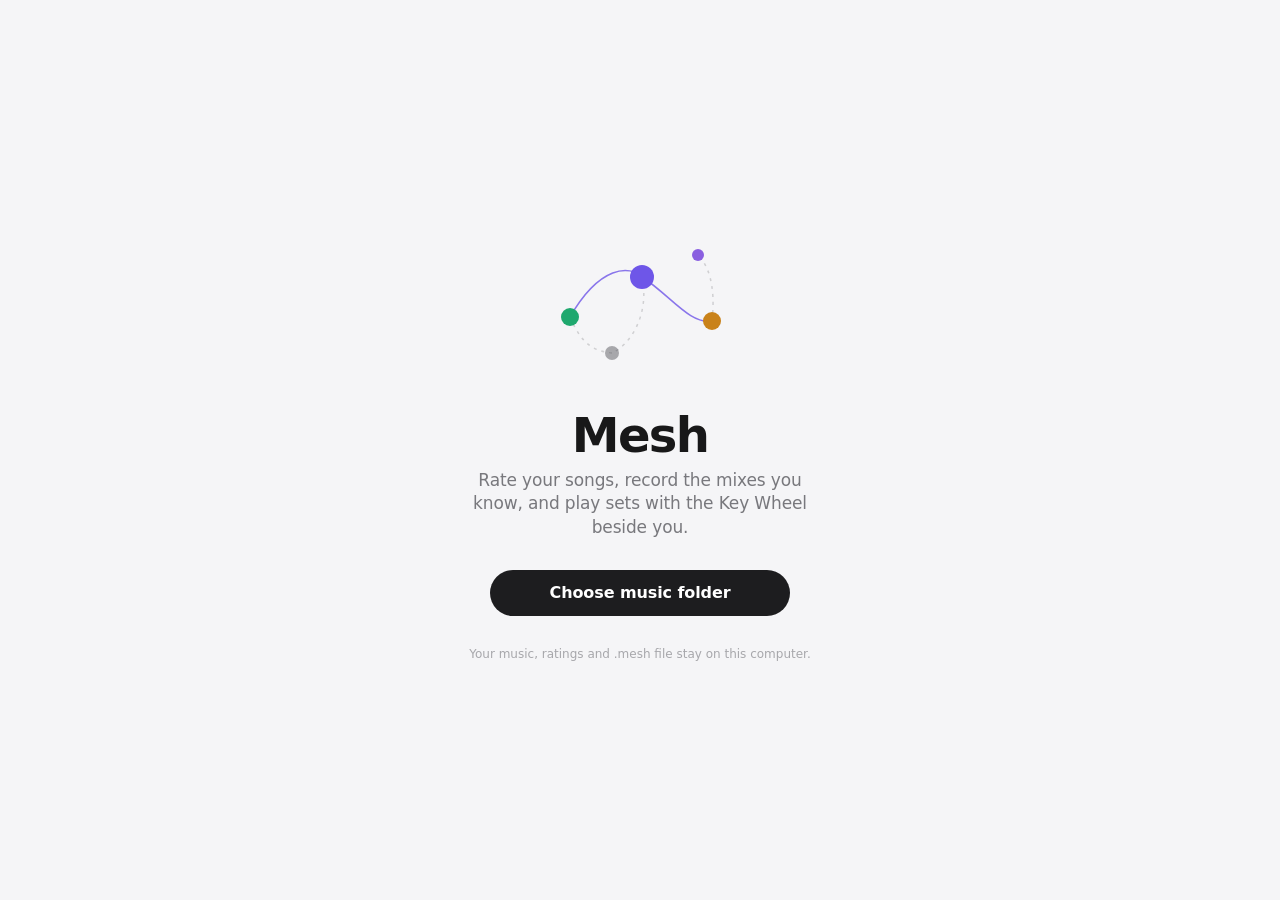
<file: index.html>
<!doctype html>
<html lang="en" data-theme="dark">
<head>
<meta charset="utf-8">
<meta name="viewport" content="width=device-width, initial-scale=1, viewport-fit=cover">
<title>Mesh</title>
<meta name="description" content="Prepare, connect and perform: rate songs, record transitions and play DJ sets from your own music folder.">
<meta name="theme-color" content="#101014" media="(prefers-color-scheme: dark)">
<meta name="theme-color" content="#f5f5f7" media="(prefers-color-scheme: light)">
<link rel="manifest" href="manifest.webmanifest">
<link rel="icon" href="icons/icon.svg" type="image/svg+xml">
<link rel="apple-touch-icon" href="icons/icon-192.png">
<script>
  /* Apply the theme before first paint, so there is no flash. */
  (function () { try { var t = JSON.parse(localStorage.getItem('mesh2.theme') || '"system"'); if (t === 'system') t = matchMedia('(prefers-color-scheme: light)').matches ? 'light' : 'dark'; document.documentElement.dataset.theme = t; } catch (e) {} })();
</script>
<link rel="stylesheet" href="css/mesh.css">
</head>
<body>
<!--
  Mesh 2.0 "Second Release"
  One app for the whole DJ workflow: Rate (prepare) · Add music (connect) · DJ (perform).
  Ratings live in the FLAC tags, transitions in the .mesh file, key rules in KeyRules v1.
  Design plan: docs/design-plan-v2.md
-->
<div class="ambient" id="ambient" aria-hidden="true"><div class="layer"></div><div class="layer"></div></div>

<!-- OPEN -->
<section class="open" id="v-open" aria-label="Open a music folder">
  <div class="open-inner">
    <svg class="open-art" viewBox="0 0 220 160" aria-hidden="true">
      <path class="edge on" d="M40 92 C 70 40, 100 40, 112 52"/>
      <path class="edge on" d="M112 52 C 140 70, 160 100, 182 96"/>
      <path class="edge" d="M112 52 C 120 90, 100 120, 82 128"/>
      <path class="edge" d="M40 92 C 52 120, 64 126, 82 128"/>
      <path class="edge" d="M182 96 C 186 60, 178 40, 168 30"/>
      <circle cx="40" cy="92" r="9" fill="var(--harmonic)"/>
      <circle cx="112" cy="52" r="12" fill="var(--tint)"/>
      <circle cx="182" cy="96" r="9" fill="var(--energy)"/>
      <circle cx="82" cy="128" r="7" fill="var(--label-3)"/>
      <circle cx="168" cy="30" r="6" fill="var(--creative)"/>
    </svg>
    <h1>Mesh</h1>
    <p class="lede">Rate your songs, record the mixes you know, and play sets with the Key Wheel beside you.</p>
    <div class="open-actions">
      <button class="btn primary lg" id="btn-pick">Choose music folder</button>
      <button class="btn lg" id="btn-reopen" hidden>Reopen <b></b></button>
    </div>
    <div class="open-panel card" id="open-panel" hidden></div>
    <p class="foot" id="open-foot">Your music, ratings and .mesh file stay on this computer.</p>
    <p class="banner warn" id="open-unsupported" hidden><span class="ic"></span>This browser can't open folders. Use Chrome, Edge or Arc on a computer.</p>
  </div>
</section>

<!-- APP -->
<div class="app" id="app" hidden>
  <nav class="sidebar" aria-label="Mesh">
    <div class="brand">
      <svg class="brand-mark" viewBox="0 0 28 28" aria-hidden="true"><rect width="28" height="28" rx="7" fill="var(--primary)"/><path d="M8 17.5 14 9l6 8.5" fill="none" stroke="var(--bg)" stroke-width="2.2" stroke-linecap="round" stroke-linejoin="round"/><circle cx="8" cy="17.5" r="2.4" fill="var(--harmonic)"/><circle cx="14" cy="9" r="2.4" fill="var(--tint)"/><circle cx="20" cy="17.5" r="2.4" fill="var(--energy)"/></svg>
      <span class="brand-name">Mesh</span><span class="brand-ver">2.1</span>
    </div>
    <button class="field side-search" id="side-search" aria-label="Search (slash)"><svg viewBox="0 0 24 24" fill="none" stroke="currentColor" stroke-width="2" stroke-linecap="round"><circle cx="11" cy="11" r="6.5"/><path d="m20 20-4.2-4.2"/></svg><span>Search</span><kbd class="kbd">/</kbd></button>
    <div class="nav" id="nav" role="list"></div>
    <div class="side-foot">
      <div class="side-file">
        <button class="icon-btn sm filled" id="btn-settings" aria-label="Settings" aria-haspopup="dialog"></button>
        <span class="txt"><span class="t" id="side-file"></span><span class="save-status" id="save-status">opened</span></span>
      </div>
    </div>
  </nav>

  <main class="main" id="main">
    <section class="view" id="v-home" aria-label="Home" hidden></section>
    <section class="view" id="v-rate" aria-label="Rate songs" hidden></section>
    <section class="view" id="v-add" aria-label="Add music" hidden></section>
    <section class="view" id="v-dj" aria-label="DJ mode" hidden></section>
  </main>

  <nav class="tabbar" id="tabbar" aria-label="Mesh"></nav>
</div>

<!-- Mini player: the one shared player, shown outside Rate and DJ -->
<div class="mini" id="mini" aria-label="Now playing">
  <button class="open-dj" id="mini-open" aria-label="Open in DJ mode"><span id="mini-art"></span><span class="meta"><span class="t" id="mini-t"></span><span class="a" id="mini-a"></span></span></button>
  <button class="icon-btn" id="mini-play" aria-label="Play"></button>
  <span class="bar"><i id="mini-bar"></i></span>
</div>

<!-- Search sheet -->
<div class="scrim" id="scrim" hidden></div>
<div class="sheet" id="sheet" role="dialog" aria-modal="true" aria-labelledby="sheet-title" hidden>
  <div class="sheet-top">
    <span class="sheet-ctx" id="sheet-title">Search</span>
    <label class="field sheet-q"><svg viewBox="0 0 24 24" fill="none" stroke="currentColor" stroke-width="2" stroke-linecap="round"><circle cx="11" cy="11" r="6.5"/><path d="m20 20-4.2-4.2"/></svg><input id="sheet-q" type="search" placeholder="Title, artist, comment, file…" autocomplete="off" spellcheck="false" role="combobox" aria-controls="sheet-list" aria-expanded="true"></label>
    <div class="sheet-filters" id="sheet-filters"></div>
  </div>
  <ul class="sheet-list" id="sheet-list" role="listbox" aria-label="Results"></ul>
  <div class="sheet-foot"><span id="sheet-n" class="grow"></span><span><kbd class="kbd">↑↓</kbd> move</span><span><kbd class="kbd">↵</kbd> choose</span><span><kbd class="kbd">esc</kbd> close</span></div>
</div>

<div class="popover" id="popover" role="dialog" hidden></div>
<div class="dialog" id="dialog" role="alertdialog" aria-modal="true" hidden></div>
<div class="toast" id="toast" role="status" aria-live="polite"><span class="ic"></span><span id="toast-msg"></span></div>

<audio id="player" preload="auto"></audio>

<script src="js/util.js"></script>
<script src="js/keyrules.js"></script>
<script src="js/flactags.js"></script>
<script src="js/scheme.js"></script>
<script src="js/accent.js"></script>
<script src="js/library.js"></script>
<script src="js/meshstore.js"></script>
<script src="js/suggest.js"></script>
<script src="js/app.js"></script>
<script src="js/views.js"></script>
</body>
</html>
</file>
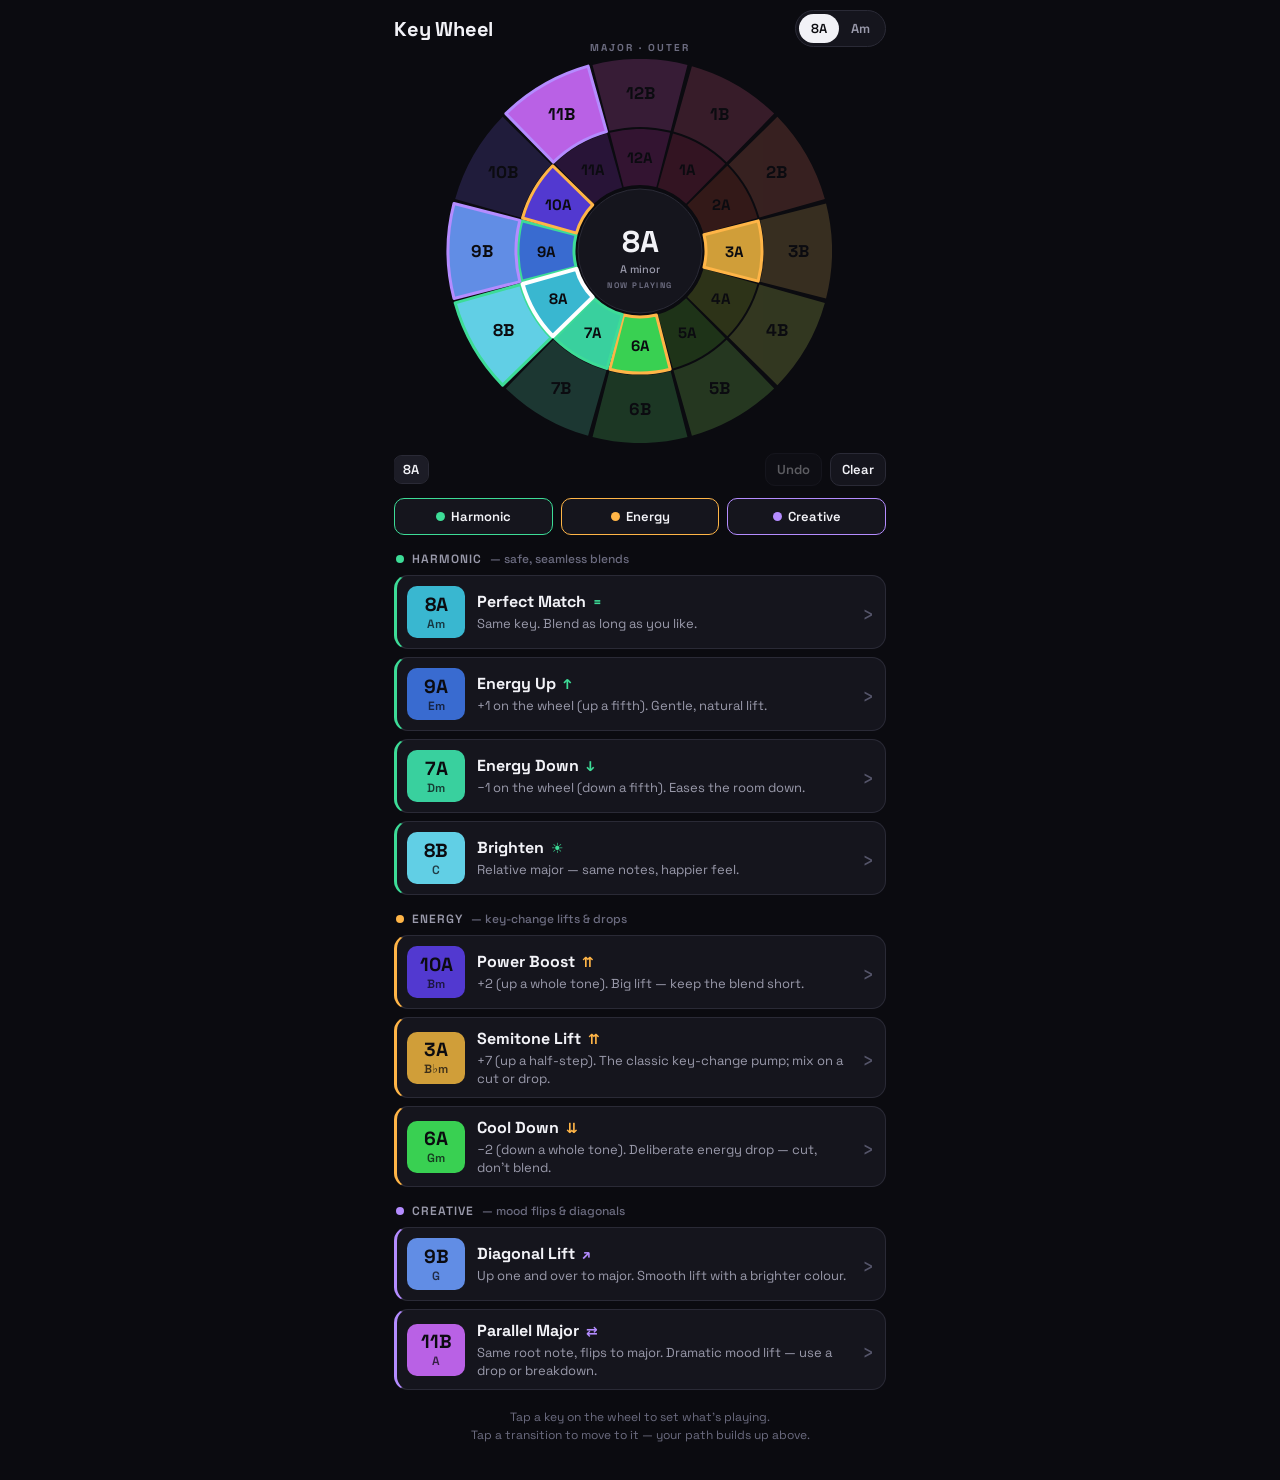
<file: keywheel/index.html>
<!DOCTYPE html>
<html lang="en">
<head>
<meta charset="utf-8">
<meta name="viewport" content="width=device-width, initial-scale=1, viewport-fit=cover">
<meta name="apple-mobile-web-app-capable" content="yes">
<meta name="apple-mobile-web-app-status-bar-style" content="black-translucent">
<meta name="theme-color" content="#0b0b10">
<title>Key Wheel</title>
<link rel="preconnect" href="https://fonts.googleapis.com">
<link rel="preconnect" href="https://fonts.gstatic.com" crossorigin>
<link href="https://fonts.googleapis.com/css2?family=Space+Grotesk:wght@400;500;600;700&display=swap" rel="stylesheet">
<style>
  :root{
    --bg:#0b0b10; --panel:#15151d; --panel2:#1c1c26; --line:#2a2a36;
    --text:#f2f2f7; --muted:#9a9aab;
    --harmonic:#3ddc97; --energy:#ffb547; --creative:#b48cff;
  }
  *{box-sizing:border-box;-webkit-tap-highlight-color:transparent}
  html,body{margin:0;background:var(--bg);color:var(--text)}
  body{
    font-family:"Space Grotesk",-apple-system,BlinkMacSystemFont,"SF Pro Text",system-ui,sans-serif;
    padding:calc(env(safe-area-inset-top) + 10px) calc(env(safe-area-inset-right) + 14px) calc(env(safe-area-inset-bottom) + 24px) calc(env(safe-area-inset-left) + 14px);
    touch-action:manipulation; -webkit-user-select:none; user-select:none;
    max-width:520px; margin:0 auto;
  }
  header{display:flex;align-items:center;justify-content:space-between;gap:10px;margin-bottom:4px}
  h1{font-size:20px;font-weight:700;letter-spacing:-.01em;margin:0}
  .seg{display:flex;background:var(--panel);border:1px solid var(--line);border-radius:999px;padding:3px}
  .seg button{
    font:inherit;font-size:13px;font-weight:600;color:var(--muted);background:none;border:0;
    padding:6px 12px;border-radius:999px;cursor:pointer
  }
  .seg button.on{background:var(--text);color:var(--bg)}

  #wheelWrap{width:100%;max-width:400px;margin:0 auto;aspect-ratio:1/1}
  #wheel{width:100%;height:100%;display:block;overflow:visible}
  #wheel .seg-path{cursor:pointer;transition:opacity .18s ease}
  #wheel text{pointer-events:none;font-family:inherit;font-weight:700}

  .pathbar{display:flex;align-items:center;gap:8px;margin:2px 0 12px}
  .trail{flex:1;display:flex;gap:6px;overflow-x:auto;scrollbar-width:none;padding:2px 0}
  .trail::-webkit-scrollbar{display:none}
  .trail span{flex:none;font-size:13px;font-weight:600;padding:5px 9px;border-radius:8px;background:var(--panel);color:var(--muted)}
  .trail span.cur{background:var(--panel2);color:var(--text);outline:1px solid var(--line)}
  .trail .arrow{background:none;padding:5px 0;color:#55556a}
  .iconbtn{
    flex:none;font:inherit;font-size:13px;font-weight:600;color:var(--text);
    background:var(--panel);border:1px solid var(--line);border-radius:10px;padding:7px 11px;cursor:pointer
  }
  .iconbtn:disabled{opacity:.35}

  .filters{display:flex;gap:8px;margin-bottom:12px}
  .chipf{
    flex:1;font:inherit;font-size:13px;font-weight:600;border-radius:10px;padding:9px 6px;cursor:pointer;
    background:var(--panel);color:var(--muted);border:1px solid var(--line);
    display:flex;align-items:center;justify-content:center;gap:6px
  }
  .chipf i{width:9px;height:9px;border-radius:50%;display:inline-block;background:currentColor;opacity:.35}
  .chipf.on{color:var(--text);border-color:var(--c)}
  .chipf.on i{background:var(--c);opacity:1}

  .group h2{
    font-size:12px;font-weight:600;letter-spacing:.08em;text-transform:uppercase;color:var(--muted);
    margin:16px 2px 8px;display:flex;align-items:center;gap:8px
  }
  .group h2 i{width:8px;height:8px;border-radius:50%;background:var(--c)}
  .card{
    width:100%;display:flex;align-items:center;gap:12px;text-align:left;font:inherit;color:var(--text);
    background:var(--panel);border:1px solid var(--line);border-left:3px solid var(--c);
    border-radius:14px;padding:10px 12px 10px 10px;margin-bottom:8px;cursor:pointer
  }
  .card:active{background:var(--panel2);transform:scale(.99)}
  .kchip{
    flex:none;width:58px;height:52px;border-radius:10px;display:flex;flex-direction:column;
    align-items:center;justify-content:center;color:#0b0b10;font-weight:700;font-size:19px;line-height:1
  }
  .kchip small{font-size:12px;font-weight:600;margin-top:4px;opacity:.75}
  .body{flex:1;min-width:0;display:flex;flex-direction:column;gap:3px}
  .word{font-size:16px;font-weight:700;display:flex;align-items:center;gap:7px}
  .word b{font-size:14px;color:var(--c);font-weight:700}
  .desc{font-size:13px;color:var(--muted);line-height:1.35}
  .go{flex:none;color:#55556a;font-size:22px}
  .empty{color:var(--muted);font-size:14px;text-align:center;padding:20px}
  .hint{color:#6c6c80;font-size:12px;text-align:center;margin-top:18px;line-height:1.5}
</style>
</head>
<body>
  <header>
    <h1>Key Wheel</h1>
    <div class="seg" id="notation">
      <button data-v="camelot">8A</button>
      <button data-v="key">Am</button>
    </div>
  </header>

  <div id="wheelWrap"><svg id="wheel" viewBox="0 0 400 400" aria-label="Camelot key wheel"></svg></div>

  <div class="pathbar">
    <div class="trail" id="trail"></div>
    <button class="iconbtn" id="undo">Undo</button>
    <button class="iconbtn" id="reset">Clear</button>
  </div>

  <div class="filters" id="filters">
    <button class="chipf on" data-t="harmonic" style="--c:var(--harmonic)"><i></i>Harmonic</button>
    <button class="chipf on" data-t="energy" style="--c:var(--energy)"><i></i>Energy</button>
    <button class="chipf on" data-t="creative" style="--c:var(--creative)"><i></i>Creative</button>
  </div>

  <div id="list"></div>

  <p class="hint">Tap a key on the wheel to set what's playing.<br>Tap a transition to move to it — your path builds up above.</p>

<script>
/* KeyRules v1 — shared key logic for Mesh v2 and Key Wheel.
   Any change here must be copied into keywheel/index.html (tests/keyrules.test.js checks they match).
   24 keys: 1A–12A minor, 1B–12B major, numbers wrap 12 ↔ 1. Each key has 9 move targets that never
   overlap, so classify(from, to) always returns exactly one move, or Off-wheel / Key unknown. */
const KeyRules = (() => {
  const MINOR = ['', 'G♯m', 'E♭m', 'B♭m', 'Fm', 'Cm', 'Gm', 'Dm', 'Am', 'Em', 'Bm', 'F♯m', 'C♯m'];
  const MAJOR = ['', 'B', 'F♯', 'D♭', 'A♭', 'E♭', 'B♭', 'F', 'C', 'G', 'D', 'A', 'E'];
  const TIERS = {
    harmonic: { label: 'Harmonic', sub: 'safe, seamless blends', hex: '#3ddc97' },
    energy:   { label: 'Energy',   sub: 'key-change lifts & drops', hex: '#ffb547' },
    creative: { label: 'Creative', sub: 'mood flips & diagonals', hex: '#b48cff' },
  };
  const ORDER = ['harmonic', 'energy', 'creative'];
  const w = n => ((n - 1) % 12 + 12) % 12 + 1;
  const shortName = (n, m) => m === 'A' ? MINOR[n] : MAJOR[n];
  const fullName = (n, m) => m === 'A' ? MINOR[n].slice(0, -1) + ' minor' : MAJOR[n] + ' major';
  const hue = n => ((n - 1) * 30 + 340) % 360;
  const fill = (n, m) => `hsl(${hue(n)} ${m === 'B' ? 72 : 62}% ${m === 'B' ? 64 : 52}%)`;

  /** The 12 moves out of a key (9 distinct targets for any one key), as in Key Wheel. */
  function moves(n, m) {
    const o = m === 'A' ? 'B' : 'A';
    return [
      { n, m, tier: 'harmonic', word: 'Perfect Match', dir: '=', desc: 'Same key. Blend as long as you like.' },
      { n: w(n + 1), m, tier: 'harmonic', word: 'Energy Up', dir: '↑', desc: '+1 on the wheel (up a fifth). Gentle, natural lift.' },
      { n: w(n - 1), m, tier: 'harmonic', word: 'Energy Down', dir: '↓', desc: '−1 on the wheel (down a fifth). Eases the room down.' },
      m === 'A'
        ? { n, m: o, tier: 'harmonic', word: 'Brighten', dir: '☀', desc: 'Relative major — same notes, happier feel.' }
        : { n, m: o, tier: 'harmonic', word: 'Darken', dir: '☾', desc: 'Relative minor — same notes, moodier feel.' },
      { n: w(n + 2), m, tier: 'energy', word: 'Power Boost', dir: '⇈', desc: '+2 (up a whole tone). Big lift — keep the blend short.' },
      { n: w(n + 7), m, tier: 'energy', word: 'Semitone Lift', dir: '⇈', desc: '+7 (up a half-step). The classic key-change pump; mix on a cut or drop.' },
      { n: w(n - 2), m, tier: 'energy', word: 'Cool Down', dir: '⇊', desc: '−2 (down a whole tone). Deliberate energy drop — cut, don’t blend.' },
      m === 'A'
        ? { n: w(n + 1), m: 'B', tier: 'creative', word: 'Diagonal Lift', dir: '↗', desc: 'Up one and over to major. Smooth lift with a brighter colour.' }
        : { n: w(n - 1), m: 'A', tier: 'creative', word: 'Diagonal Drop', dir: '↙', desc: 'Down one and over to minor. Smooth slide into darker territory.' },
      m === 'A'
        ? { n: w(n + 3), m: 'B', tier: 'creative', word: 'Parallel Major', dir: '⇄', desc: 'Same root note, flips to major. Dramatic mood lift — use a drop or breakdown.' }
        : { n: w(n - 3), m: 'A', tier: 'creative', word: 'Parallel Minor', dir: '⇄', desc: 'Same root note, flips to minor. Dramatic mood darkening — use a drop or breakdown.' },
    ];
  }

  /* ---- key objects and tag parsing (Mesh v1 parser, unchanged formats) ---- */
  const MAJ = { B: 1, Cb: 1, 'F#': 2, Gb: 2, Db: 3, 'C#': 3, Ab: 4, 'G#': 4, Eb: 5, 'D#': 5, Bb: 6, 'A#': 6, F: 7, 'E#': 7, C: 8, 'B#': 8, G: 9, D: 10, A: 11, E: 12, Fb: 12 };
  const MIN = { 'G#': 1, Ab: 1, 'D#': 2, Eb: 2, 'A#': 3, Bb: 3, F: 4, 'E#': 4, C: 5, 'B#': 5, G: 6, D: 7, A: 8, E: 9, Fb: 9, B: 10, Cb: 10, 'F#': 11, Gb: 11, 'C#': 12, Db: 12 };
  const key = (n, m) => ({ n, l: m, m, cam: n + m, name: shortName(n, m), full: fullName(n, m) });
  function parse(raw) {
    if (!raw) return null;
    const s = String(raw).trim();
    let x = s.match(/^0?(1[0-2]|[1-9])\s*([AB])\b/i);
    if (x) return key(+x[1], x[2].toUpperCase());
    x = s.match(/^(1[0-2]|[1-9])\s*([dm])$/i);                       // Open Key notation
    if (x) return key(((+x[1] + 6) % 12) + 1, x[2].toLowerCase() === 'm' ? 'A' : 'B');
    x = s.match(/^([A-Ga-g])\s*([#♯b♭]?)\s*(.*)$/);
    if (!x) return null;
    const acc = x[2] === '♯' ? '#' : x[2] === '♭' ? 'b' : x[2];
    const note = x[1].toUpperCase() + acc;
    const restRaw = x[3].trim(), rest = restRaw.toLowerCase().replace(/[\s.]/g, '');
    let minor;
    if (restRaw === 'M' || /^(maj|major|ma)$/.test(rest) || rest === '') minor = false;
    else if (/^(m|min|minor|mi|-)$/.test(rest) || rest.startsWith('min')) minor = true;
    else return null;
    const n = (minor ? MIN : MAJ)[note];
    return n ? key(n, minor ? 'A' : 'B') : null;
  }

  const OFF = { tier: 'off', word: 'Off-wheel', dir: '×', desc: 'No harmonic link — mix on a cut or echo-out.' };
  const UNKNOWN = { tier: 'unknown', word: 'Key unknown', dir: '?', desc: 'One of these songs has no key. Analyse it in Serato.' };
  /** The move that takes key `a` to key `b` (key objects from parse/key). */
  function classify(a, b) {
    if (!a || !b) return UNKNOWN;
    return moves(a.n, a.m || a.l).find(t => t.n === b.n && t.m === (b.m || b.l)) || OFF;
  }

  /** BPM rule (v1): ±3% good, ±6% ok, beyond bad; ratio > 1.75 or < 0.57 is half/double time. */
  function bpm(a, b) {
    if (!a || !b) return null;
    let r = b / a, mode = '';
    if (r > 1.75) { r /= 2; mode = '½×'; } else if (r < 0.57) { r *= 2; mode = '2×'; }
    const pct = (r - 1) * 100, abs = Math.abs(pct);
    return { pct, abs, mode, level: abs <= 3 ? 'good' : abs <= 6 ? 'ok' : 'bad' };
  }

  return { MINOR, MAJOR, TIERS, ORDER, moves, key, parse, classify, bpm, hue, fill, shortName, fullName, wrap: w };
})();
</script>
<script>
(() => {
  const MINOR = ['', 'G♯m','E♭m','B♭m','Fm','Cm','Gm','Dm','Am','Em','Bm','F♯m','C♯m'];
  const MAJOR = ['', 'B','F♯','D♭','A♭','E♭','B♭','F','C','G','D','A','E'];
  const TIERS = {
    harmonic: {label:'Harmonic', sub:'safe, seamless blends', color:'var(--harmonic)', hex:'#3ddc97'},
    energy:   {label:'Energy',   sub:'key-change lifts & drops', color:'var(--energy)', hex:'#ffb547'},
    creative: {label:'Creative', sub:'mood flips & diagonals', color:'var(--creative)', hex:'#b48cff'}
  };
  const ORDER = ['harmonic','energy','creative'];

  const w = n => ((n - 1) % 12 + 12) % 12 + 1;
  const id = (n, m) => n + m;
  const shortName = (n, m) => m === 'A' ? MINOR[n] : MAJOR[n];
  const fullName = (n, m) => m === 'A' ? MINOR[n].slice(0, -1) + ' minor' : MAJOR[n] + ' major';
  const hue = n => ((n - 1) * 30 + 340) % 360;
  const fill = (n, m) => `hsl(${hue(n)} ${m === 'B' ? 72 : 62}% ${m === 'B' ? 64 : 52}%)`;

  // Key moves come from the shared KeyRules v1 block above (same code as Mesh v2).
  const transitions = (n, m) => KeyRules.moves(n, m);

  // ---------- state ----------
  const store = {
    get(k, d){ try { const v = localStorage.getItem('kw_' + k); return v == null ? d : JSON.parse(v); } catch(e){ return d; } },
    set(k, v){ try { localStorage.setItem('kw_' + k, JSON.stringify(v)); } catch(e){} }
  };
  let notation = store.get('notation', 'camelot');
  let history = store.get('history', [{n:8, m:'A'}]);
  if (!Array.isArray(history) || !history.length) history = [{n:8, m:'A'}];
  let tiersOn = new Set(store.get('tiers', ORDER));
  const cur = () => history[history.length - 1];
  const save = () => { store.set('notation', notation); store.set('history', history.slice(-40)); store.set('tiers', [...tiersOn]); };
  const label = (n, m) => notation === 'camelot' ? id(n, m) : shortName(n, m);

  // ---------- wheel ----------
  const svg = document.getElementById('wheel');
  const C = 200, R = {in0:66, in1:122, out0:124, out1:192};
  const pt = (a, r) => [C + r * Math.sin(a), C - r * Math.cos(a)];
  function arc(n, r0, r1) {
    const mid = (n % 12) * Math.PI / 6, h = Math.PI / 12 - 0.012;
    const a0 = mid - h, a1 = mid + h;
    const [x0,y0] = pt(a0, r1), [x1,y1] = pt(a1, r1), [x2,y2] = pt(a1, r0), [x3,y3] = pt(a0, r0);
    return `M${x0},${y0} A${r1},${r1} 0 0 1 ${x1},${y1} L${x2},${y2} A${r0},${r0} 0 0 0 ${x3},${y3} Z`;
  }

  function drawWheel() {
    const c = cur();
    const targets = {};
    transitions(c.n, c.m).forEach(t => {
      if (!tiersOn.has(t.tier)) return;
      const k = id(t.n, t.m);
      if (!targets[k]) targets[k] = t.tier;
    });
    const items = [];
    for (let n = 1; n <= 12; n++) for (const m of ['A','B']) {
      const k = id(n, m), isCur = n === c.n && m === c.m, tier = targets[k];
      const rank = isCur ? 2 : tier ? 1 : 0;
      items.push({n, m, k, isCur, tier, rank});
    }
    items.sort((a, b) => a.rank - b.rank);
    let html = '';
    for (const it of items) {
      const [r0, r1] = it.m === 'A' ? [R.in0, R.in1] : [R.out0, R.out1];
      const op = it.isCur || it.tier ? 1 : 0.2;
      const stroke = it.isCur ? '#ffffff' : it.tier ? TIERS[it.tier].hex : 'none';
      const sw = it.isCur ? 4 : it.tier ? 3 : 0;
      const mid = (it.n % 12) * Math.PI / 6, rm = (r0 + r1) / 2;
      const [tx, ty] = pt(mid, rm);
      const fs = notation === 'camelot' ? (it.m === 'B' ? 17 : 15) : (it.m === 'B' ? 18 : 15);
      html += `<g style="opacity:${op}">
        <path class="seg-path" data-n="${it.n}" data-m="${it.m}" d="${arc(it.n, r0, r1)}"
          fill="${fill(it.n, it.m)}" stroke="${stroke}" stroke-width="${sw}" stroke-linejoin="round"/>
        <text x="${tx}" y="${ty}" text-anchor="middle" dominant-baseline="central" font-size="${fs}" fill="#0b0b10">${label(it.n, it.m)}</text>
      </g>`;
    }
    // ring labels
    html += `<text x="${C}" y="${C - R.out1 - 8}" text-anchor="middle" font-size="10" fill="#6c6c80" letter-spacing="2">MAJOR · OUTER</text>`;
    // centre
    html += `<circle cx="${C}" cy="${C}" r="${R.in0 - 4}" fill="#15151d" stroke="#2a2a36"/>
      <text x="${C}" y="${C - 10}" text-anchor="middle" dominant-baseline="central" font-size="30" fill="#f2f2f7">${notation === 'camelot' ? id(c.n, c.m) : shortName(c.n, c.m)}</text>
      <text x="${C}" y="${C + 18}" text-anchor="middle" dominant-baseline="central" font-size="11" fill="#9a9aab" style="font-weight:500">${notation === 'camelot' ? fullName(c.n, c.m) : id(c.n, c.m) + ' · ' + (c.m === 'A' ? 'minor' : 'major')}</text>
      <text x="${C}" y="${C + 34}" text-anchor="middle" dominant-baseline="central" font-size="8" fill="#6c6c80" letter-spacing="1.5">NOW PLAYING</text>`;
    svg.innerHTML = html;
  }

  svg.addEventListener('click', e => {
    const p = e.target.closest('.seg-path');
    if (!p) return;
    go(+p.dataset.n, p.dataset.m, false);
  });

  // ---------- list ----------
  const list = document.getElementById('list');
  function drawList() {
    const c = cur(), T = transitions(c.n, c.m);
    let html = '';
    for (const tier of ORDER) {
      if (!tiersOn.has(tier)) continue;
      const rows = T.filter(t => t.tier === tier);
      html += `<div class="group" style="--c:${TIERS[tier].color}"><h2><i></i>${TIERS[tier].label} <span style="text-transform:none;letter-spacing:0;font-weight:500;color:#6c6c80">— ${TIERS[tier].sub}</span></h2>`;
      for (const t of rows) {
        const main = notation === 'camelot' ? id(t.n, t.m) : shortName(t.n, t.m);
        const sub = notation === 'camelot' ? shortName(t.n, t.m) : id(t.n, t.m);
        html += `<button class="card" data-n="${t.n}" data-m="${t.m}">
          <span class="kchip" style="background:${fill(t.n, t.m)}">${main}<small>${sub}</small></span>
          <span class="body"><span class="word">${t.word} <b>${t.dir}</b></span><span class="desc">${t.desc}</span></span>
          <span class="go">›</span></button>`;
      }
      html += `</div>`;
    }
    list.innerHTML = html || `<div class="empty">Turn on a transition type above.</div>`;
  }
  list.addEventListener('click', e => {
    const b = e.target.closest('.card');
    if (!b) return;
    go(+b.dataset.n, b.dataset.m, true);
  });

  // ---------- trail ----------
  const trail = document.getElementById('trail');
  const undoBtn = document.getElementById('undo');
  function drawTrail() {
    const h = history.slice(-10);
    trail.innerHTML = h.map((k, i) =>
      (i ? '<span class="arrow">→</span>' : '') +
      `<span class="${i === h.length - 1 ? 'cur' : ''}">${label(k.n, k.m)}</span>`
    ).join('');
    trail.scrollLeft = trail.scrollWidth;
    undoBtn.disabled = history.length < 2;
  }

  // ---------- actions ----------
  function go(n, m, fromList) {
    const c = cur();
    if (c.n === n && c.m === m) return;
    history.push({n, m});
    render();
    if (fromList) window.scrollTo({top:0, behavior:'smooth'});
  }
  undoBtn.addEventListener('click', () => { if (history.length > 1) { history.pop(); render(); } });
  document.getElementById('reset').addEventListener('click', () => { history = [cur()]; render(); });

  const notBtns = document.querySelectorAll('#notation button');
  notBtns.forEach(b => b.addEventListener('click', () => { notation = b.dataset.v; render(); }));

  document.querySelectorAll('#filters .chipf').forEach(b => {
    b.addEventListener('click', () => {
      const t = b.dataset.t;
      tiersOn.has(t) ? tiersOn.delete(t) : tiersOn.add(t);
      render();
    });
  });

  function render() {
    notBtns.forEach(b => b.classList.toggle('on', b.dataset.v === notation));
    document.querySelectorAll('#filters .chipf').forEach(b => b.classList.toggle('on', tiersOn.has(b.dataset.t)));
    drawWheel(); drawList(); drawTrail(); save();
  }
  render();
})();
</script>
</body>
</html>
</file>
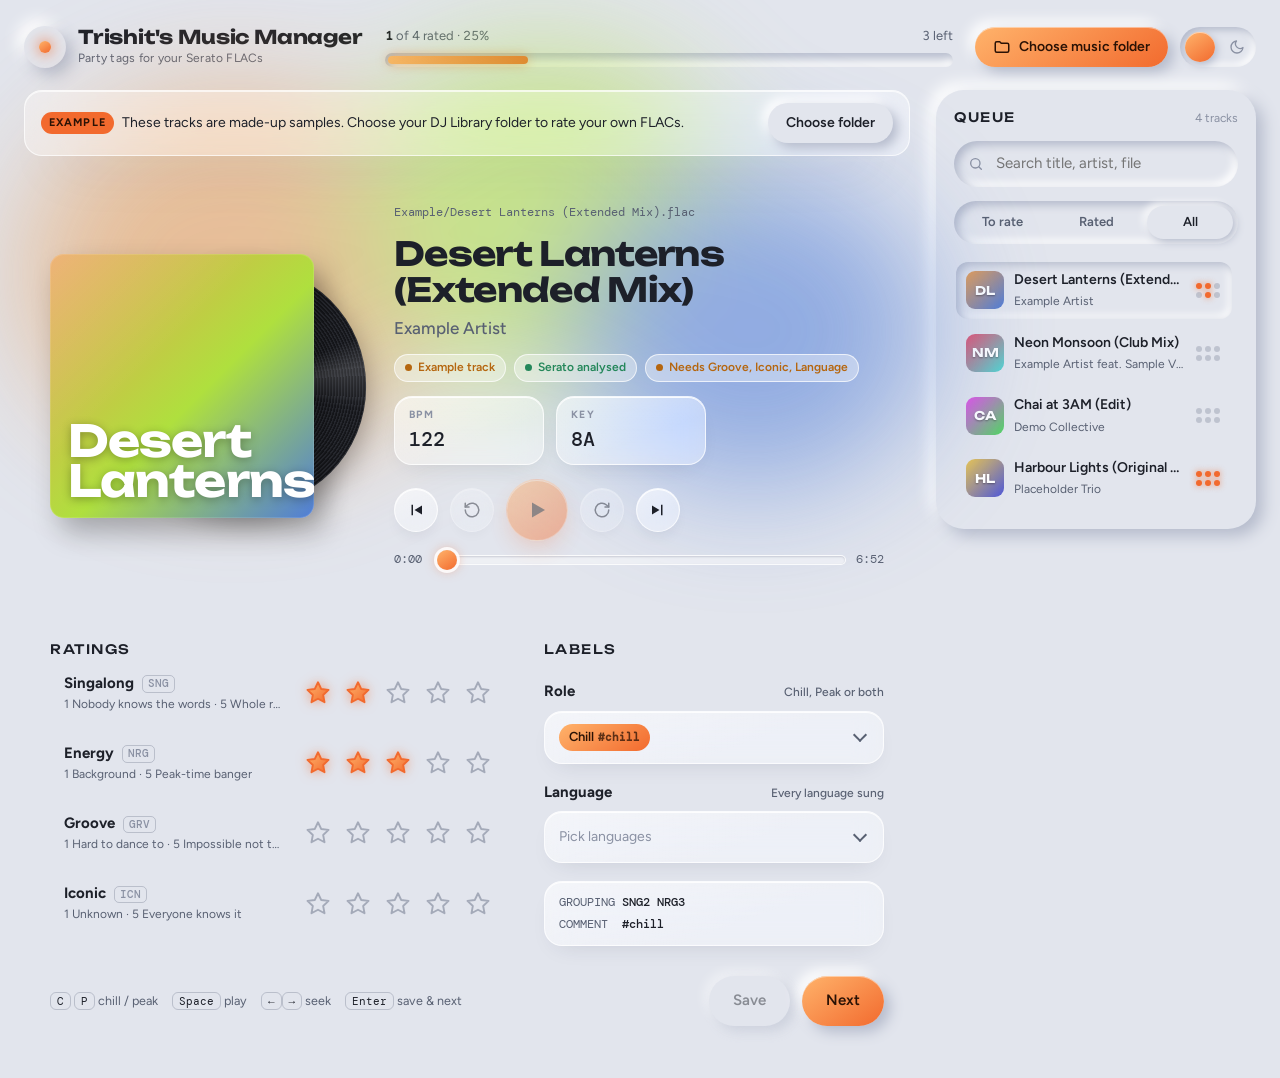
<file: music-manager/index.html>
<!doctype html>
<html lang="en">
<head>
<meta charset="utf-8">
<meta name="viewport" content="width=device-width, initial-scale=1, viewport-fit=cover">
<style>[hidden]{display:none!important}img{max-width:100%}</style>
<title>Trishit's Music Manager</title>
<meta name="claude:viewport-fit-sides" content="cover">
<link rel="preconnect" href="https://fonts.googleapis.com">
<link rel="preconnect" href="https://fonts.gstatic.com" crossorigin>
<link rel="stylesheet" href="https://fonts.googleapis.com/css2?family=Unbounded:wght@500;700&family=Figtree:wght@400;500;600;700&family=DM+Mono:wght@400;500&display=swap">
<style>
/* Layout: queue rail on the left, a frosted-glass deck floating over artwork-tinted aurora on the right;
   controls are soft neumorphic extrusions of one cool-grey base. */
:root {
  --base: #e2e5ed;
  --sh-hi: #ffffff;
  --sh-lo: #b4bacb;
  --ink: #1d2029;
  --ink-soft: #586072;
  --ink-faint: #8a91a3;
  --accent: var(--art-l, #f26a2e);
  --accent-2: var(--art-l2, #ffb36b);
  --accent-ink: var(--art-ink-l, #2a1205);
  --glass: rgba(255, 255, 255, 0.36);
  --glass-edge: rgba(255, 255, 255, 0.7);
  --glass-drop: rgba(40, 46, 70, 0.18);
  --glass-2: rgba(255, 255, 255, 0.42);
  --glass-2-hover: rgba(255, 255, 255, 0.62);
  --glass-shine: rgba(255, 255, 255, 0.85);
  --ok: #24875a;
  --warn: #b5660f;
  --danger: #c23a32;
  --aura-1: #ff9a5a;
  --aura-2: #3fc1c9;
  --aura-3: #8c7cf0;
  --aura-alpha: 0.55;
  --vinyl: #15161a;
  --font-display: "Unbounded", "Trebuchet MS", sans-serif;
  --font-body: "Figtree", "Segoe UI", "Helvetica Neue", sans-serif;
  --font-mono: "DM Mono", "Cascadia Mono", Consolas, monospace;
  --r-lg: 28px;
  --r-md: 18px;
  --r-sm: 12px;
}
@media (prefers-color-scheme: dark) {
  :root:not([data-theme="light"]) {
    --base: #1b1e25; --sh-hi: #272b35; --sh-lo: #0f1115;
    --ink: #e9ebf1; --ink-soft: #a2a9b9; --ink-faint: #6e7586;
    --accent: var(--art-d, #ff8248); --accent-2: var(--art-d2, #ffc285); --accent-ink: var(--art-ink-d, #261004);
    --glass: rgba(28, 32, 42, 0.46); --glass-edge: rgba(255, 255, 255, 0.11); --glass-drop: rgba(0, 0, 0, 0.45);
    --glass-2: rgba(255, 255, 255, 0.06); --glass-2-hover: rgba(255, 255, 255, 0.12); --glass-shine: rgba(255, 255, 255, 0.16);
    --ok: #4fc68c; --warn: #f0a742; --danger: #ff6b61;
    --aura-alpha: 0.42; --vinyl: #08090b;
    color-scheme: dark;
  }
}
:root[data-theme="dark"] {
  --base: #1b1e25; --sh-hi: #272b35; --sh-lo: #0f1115;
  --ink: #e9ebf1; --ink-soft: #a2a9b9; --ink-faint: #6e7586;
  --accent: var(--art-d, #ff8248); --accent-2: var(--art-d2, #ffc285); --accent-ink: var(--art-ink-d, #261004);
  --glass: rgba(28, 32, 42, 0.46); --glass-edge: rgba(255, 255, 255, 0.11); --glass-drop: rgba(0, 0, 0, 0.45);
    --glass-2: rgba(255, 255, 255, 0.06); --glass-2-hover: rgba(255, 255, 255, 0.12); --glass-shine: rgba(255, 255, 255, 0.16);
  --ok: #4fc68c; --warn: #f0a742; --danger: #ff6b61;
  --aura-alpha: 0.42; --vinyl: #08090b;
  color-scheme: dark;
}

* { box-sizing: border-box; }
html, body { height: 100%; }
body {
  background: var(--base);
  color: var(--ink);
  font-family: var(--font-body);
  font-size: 15px;
  line-height: 1.45;
  -webkit-font-smoothing: antialiased;
}
body::before { content: ""; position: fixed; inset: 0 0 auto; height: env(safe-area-inset-top, 0px); z-index: 10; background: var(--base); }
button, input, select { font: inherit; color: inherit; }
button { cursor: pointer; }
:focus-visible { outline: 2px solid var(--accent); outline-offset: 3px; }
.sr-only { position: absolute; width: 1px; height: 1px; overflow: hidden; clip: rect(0 0 0 0); white-space: nowrap; }

/* ---------- neumorphic + glass primitives ---------- */
.raised { background: var(--base); box-shadow: 7px 7px 16px var(--sh-lo), -7px -7px 16px var(--sh-hi); }
.inset { background: var(--base); box-shadow: inset 4px 4px 9px var(--sh-lo), inset -4px -4px 9px var(--sh-hi); }
.glass {
  background: var(--glass);
  -webkit-backdrop-filter: blur(26px) saturate(150%);
  backdrop-filter: blur(26px) saturate(150%);
  border: 1px solid var(--glass-edge);
  box-shadow: 0 30px 60px -28px var(--glass-drop), inset 0 1px 0 var(--glass-edge);
}
/* a frosted layer floating on another glass surface */
.glass-tile {
  background: linear-gradient(160deg, var(--glass-2-hover), var(--glass-2) 60%);
  -webkit-backdrop-filter: blur(14px) saturate(160%);
  backdrop-filter: blur(14px) saturate(160%);
  border: 1px solid var(--glass-edge);
  box-shadow: 0 10px 24px -14px var(--glass-drop), inset 0 1px 0 var(--glass-shine);
}
.gbtn {
  display: inline-flex; align-items: center; justify-content: center;
  width: 44px; height: 44px; padding: 0; border-radius: 50%;
  color: var(--ink);
  background: linear-gradient(160deg, var(--glass-2-hover), var(--glass-2) 60%);
  -webkit-backdrop-filter: blur(14px) saturate(160%);
  backdrop-filter: blur(14px) saturate(160%);
  border: 1px solid var(--glass-edge);
  box-shadow: 0 8px 18px -10px var(--glass-drop), inset 0 1px 0 var(--glass-shine);
  transition: background .18s, transform .18s, color .18s;
}
.gbtn:hover { background: var(--glass-2-hover); color: var(--accent); }
.gbtn:active { transform: scale(.94); }
.gbtn:disabled { opacity: .45; cursor: not-allowed; }
.gbtn svg { width: 18px; height: 18px; }
.gbtn.play {
  width: 62px; height: 62px; color: var(--accent-ink); border-color: rgba(255,255,255,.35);
  background: linear-gradient(145deg, var(--accent-2), var(--accent));
  box-shadow: 0 10px 26px -8px color-mix(in srgb, var(--accent) 75%, transparent), inset 0 1px 0 rgba(255,255,255,.5);
}
.gbtn.play:hover { color: var(--accent-ink); filter: brightness(1.06); }
.gbtn.play svg { width: 24px; height: 24px; }
.btn {
  display: inline-flex; align-items: center; justify-content: center; gap: 8px;
  border: 0; border-radius: 999px; padding: 10px 18px; font-weight: 600; font-size: 14px;
  background: var(--base); color: var(--ink);
  box-shadow: 5px 5px 12px var(--sh-lo), -5px -5px 12px var(--sh-hi);
  transition: box-shadow .18s ease, transform .18s ease, color .18s;
  white-space: nowrap;
}
.btn:hover { color: var(--accent); }
.btn:active, .btn[aria-pressed="true"] { box-shadow: inset 3px 3px 8px var(--sh-lo), inset -3px -3px 8px var(--sh-hi); transform: translateY(1px); }
.btn:disabled { opacity: .45; cursor: not-allowed; }
.btn svg { width: 18px; height: 18px; flex: none; }
.btn.icon { width: 44px; height: 44px; padding: 0; }
.btn.accent {
  background: linear-gradient(145deg, var(--accent-2), var(--accent));
  color: var(--accent-ink);
  box-shadow: 6px 6px 14px var(--sh-lo), -6px -6px 14px var(--sh-hi), inset 0 1px 0 rgba(255,255,255,.45);
}
.btn.accent:hover { color: var(--accent-ink); filter: brightness(1.05); }
.btn.accent:active { box-shadow: inset 3px 3px 8px rgba(0,0,0,.25), inset -2px -2px 6px rgba(255,255,255,.3); }

/* ---------- page frame ---------- */
.app {
  min-height: 100%;
  display: grid;
  grid-template-columns: minmax(0, 1fr) minmax(250px, 320px);
  grid-template-rows: auto 1fr;
  gap: 22px 26px;
  padding-block: 18px 28px;
  padding-left: max(16px, env(safe-area-inset-left, 0px));
  padding-right: max(16px, env(safe-area-inset-right, 0px));
  max-width: 1440px;
  margin: 0 auto;
}
.topbar { grid-column: 1 / -1; display: flex; align-items: center; gap: 22px; flex-wrap: wrap; }
.brand { display: flex; align-items: center; gap: 12px; min-width: 0; }
.brand-mark { width: 42px; height: 42px; border-radius: 50%; display: grid; place-items: center; flex: none; }
.brand-mark span { width: 12px; height: 12px; border-radius: 50%; background: linear-gradient(145deg, var(--accent-2), var(--accent)); box-shadow: 0 0 14px var(--accent); }
.brand h1 { font-family: var(--font-display); font-size: 19px; font-weight: 700; letter-spacing: -0.01em; margin: 0; line-height: 1.1; }
.brand p { margin: 2px 0 0; font-size: 12px; color: var(--ink-soft); letter-spacing: .02em; }

.progress-wrap { flex: 1 1 320px; min-width: 0; display: grid; gap: 7px; }
.progress-meta { display: flex; justify-content: space-between; gap: 12px; font-size: 13px; color: var(--ink-soft); font-variant-numeric: tabular-nums; flex-wrap: wrap; }
.progress-meta strong { color: var(--ink); font-weight: 700; }
.groove { height: 14px; border-radius: 999px; padding: 3px; }
.groove-fill {
  height: 100%; width: 0; border-radius: 999px;
  background: linear-gradient(90deg, var(--accent-2), var(--accent));
  box-shadow: 0 0 12px color-mix(in srgb, var(--accent) 60%, transparent);
  transition: width .6s cubic-bezier(.2,.8,.2,1);
}
.top-actions { display: flex; gap: 12px; align-items: center; flex-wrap: wrap; }
.theme-switch {
  position: relative; width: 76px; height: 40px; border: 0; border-radius: 999px; padding: 0; flex: none;
  background: var(--base); box-shadow: inset 3px 3px 7px var(--sh-lo), inset -3px -3px 7px var(--sh-hi);
}
.theme-switch .ts-icon { position: absolute; top: 50%; width: 16px; height: 16px; transform: translateY(-50%); color: var(--ink-faint); transition: color .25s, opacity .25s; }
.theme-switch .ts-icon.sun { left: 11px; }
.theme-switch .ts-icon.moon { right: 11px; }
.theme-switch .knob {
  position: absolute; top: 5px; left: 5px; width: 30px; height: 30px; border-radius: 50%;
  background: linear-gradient(145deg, var(--accent-2), var(--accent));
  box-shadow: 2px 3px 8px var(--sh-lo), inset 0 1px 0 rgba(255,255,255,.5);
  transition: transform .35s cubic-bezier(.3,1.4,.5,1);
}
.theme-switch[aria-checked="true"] .knob { transform: translateX(36px); }
.theme-switch[aria-checked="false"] .ts-icon.sun, .theme-switch[aria-checked="true"] .ts-icon.moon { opacity: 0; }

/* ---------- queue rail ---------- */
.queue { grid-column: 2; grid-row: 2; border-radius: var(--r-lg); padding: 18px; display: flex; flex-direction: column; gap: 14px; min-height: 0; max-height: calc(100vh - 120px); position: sticky; top: calc(env(safe-area-inset-top, 0px) + 12px); align-self: start; }
.queue-head { display: flex; justify-content: space-between; align-items: baseline; gap: 10px; }
.queue-head h2 { font-family: var(--font-display); font-size: 13px; font-weight: 500; text-transform: uppercase; letter-spacing: .12em; margin: 0; }
.queue-head span { font-size: 12px; color: var(--ink-faint); font-variant-numeric: tabular-nums; }
.search { border-radius: 999px; padding: 4px 6px 4px 14px; display: flex; align-items: center; gap: 8px; }
.search svg { width: 16px; height: 16px; color: var(--ink-faint); flex: none; }
.search input { border: 0; background: transparent; padding: 8px 4px; width: 100%; min-width: 0; outline: none; }
.search:focus-within { outline: 2px solid var(--accent); outline-offset: 2px; }
.filters { display: grid; grid-template-columns: repeat(3, 1fr); gap: 8px; padding: 5px; border-radius: 999px; }
.filters button { border: 0; background: transparent; border-radius: 999px; padding: 7px 4px; font-size: 13px; font-weight: 600; color: var(--ink-soft); }
.filters button[aria-pressed="true"] { background: var(--base); color: var(--ink); box-shadow: 3px 3px 8px var(--sh-lo), -3px -3px 8px var(--sh-hi); }
.track-list { list-style: none; margin: 0; padding: 4px 6px 4px 2px; overflow-y: auto; display: flex; flex-direction: column; gap: 6px; min-height: 120px; }
.track-list li { min-width: 0; }
.track-item { display: grid; grid-template-columns: 38px minmax(0, 1fr) auto; gap: 10px; align-items: center; padding: 8px 12px 8px 10px; border-radius: var(--r-sm); border: 0; background: transparent; text-align: left; width: 100%; min-width: 0; overflow: hidden; position: relative; transition: box-shadow .2s; }
.track-item:hover { box-shadow: 3px 3px 8px var(--sh-lo), -3px -3px 8px var(--sh-hi); }
.track-item[aria-current="true"] { box-shadow: inset 3px 3px 8px var(--sh-lo), inset -3px -3px 8px var(--sh-hi); }
.thumb { width: 38px; height: 38px; border-radius: 9px; display: grid; place-items: center; font-family: var(--font-display); font-size: 12px; font-weight: 700; color: #fff; text-shadow: 0 1px 2px rgba(0,0,0,.35); }
.t-text { min-width: 0; display: grid; gap: 3px; }
.t-title { font-weight: 600; font-size: 14px; overflow: hidden; text-overflow: ellipsis; white-space: nowrap; }
.t-sub { font-size: 12px; color: var(--ink-soft); overflow: hidden; text-overflow: ellipsis; white-space: nowrap; min-width: 0; }
.pips { display: grid; grid-template-columns: repeat(3, 6px); gap: 3px; align-self: center; }
.pips i { width: 6px; height: 6px; border-radius: 50%; background: color-mix(in srgb, var(--ink-faint) 40%, transparent); }
.pips i.on { background: var(--accent); box-shadow: 0 0 6px color-mix(in srgb, var(--accent) 70%, transparent); }
.pips i.edit { background: var(--warn); }
.list-empty { text-align: center; color: var(--ink-soft); font-size: 13px; padding: 26px 10px; }

/* ---------- deck ---------- */
.stage { grid-column: 1; grid-row: 2; position: relative; display: grid; gap: 22px; align-content: start; min-width: 0; }
.aurora { position: absolute; inset: -40px -20px auto; height: 520px; pointer-events: none; z-index: 0; overflow: visible; filter: blur(60px); opacity: var(--aura-alpha); }
.aurora i { position: absolute; border-radius: 50%; transition: background 1.2s ease; }
.aurora i:nth-child(1) { width: 46%; height: 70%; left: 2%; top: 8%; background: var(--aura-1); animation: drift1 18s ease-in-out infinite alternate; }
.aurora i:nth-child(2) { width: 40%; height: 64%; left: 38%; top: 0; background: var(--aura-2); animation: drift2 22s ease-in-out infinite alternate; }
.aurora i:nth-child(3) { width: 38%; height: 60%; right: 0; top: 24%; background: var(--aura-3); animation: drift3 20s ease-in-out infinite alternate; }
@keyframes drift1 { to { transform: translate(8%, 10%) scale(1.1); } }
@keyframes drift2 { to { transform: translate(-6%, 14%) scale(.92); } }
@keyframes drift3 { to { transform: translate(-10%, -8%) scale(1.08); } }

.banner { position: relative; z-index: 1; border-radius: var(--r-md); padding: 12px 16px; display: flex; gap: 14px; align-items: center; justify-content: space-between; flex-wrap: wrap; font-size: 14px; }
.banner p { margin: 0; min-width: 0; flex: 1 1 280px; }
.banner strong { font-weight: 700; }
.banner .tag { display: inline-block; font-size: 11px; font-weight: 700; letter-spacing: .1em; text-transform: uppercase; padding: 3px 8px; border-radius: 999px; background: var(--accent); color: var(--accent-ink); margin-right: 8px; vertical-align: 1px; }

.deck.glass, .board { border: 0; box-shadow: none; background: transparent; -webkit-backdrop-filter: none; backdrop-filter: none; }
.deck { position: relative; z-index: 1; border-radius: var(--r-lg); padding: 26px; display: grid; grid-template-columns: auto minmax(0, 1fr); gap: 34px; align-items: center; }
.record { position: relative; width: clamp(200px, 22vw, 264px); aspect-ratio: 1; max-width: 100%; margin-right: 46px; }
.vinyl {
  position: absolute; inset: 4%; border-radius: 50%;
  background:
    radial-gradient(circle, transparent 0 15%, var(--vinyl) 15.5% 16.5%, transparent 17%),
    repeating-radial-gradient(circle, #2a2c33 0 1px, var(--vinyl) 1.5px 3px),
    var(--vinyl);
  box-shadow: 0 10px 30px rgba(0,0,0,.35);
  transform: translateX(0);
  transition: transform .9s cubic-bezier(.2,.8,.2,1);
}
.vinyl::after { content: ""; position: absolute; inset: 0; border-radius: 50%; background: conic-gradient(from 30deg, transparent 0 10%, rgba(255,255,255,.14) 14%, transparent 20% 60%, rgba(255,255,255,.08) 66%, transparent 72%); }
.vinyl .label { position: absolute; inset: 33%; border-radius: 50%; background-size: cover; background-position: center; box-shadow: 0 0 0 3px rgba(0,0,0,.4); }
.vinyl .label::after { content: ""; position: absolute; left: 50%; top: 50%; width: 8%; height: 8%; transform: translate(-50%, -50%); border-radius: 50%; background: var(--base); }
.record.loaded .vinyl { transform: translateX(26%); }
.spin { position: absolute; inset: 0; border-radius: 50%; }
.record.playing .spin { animation: spin 1.8s linear infinite; }
@keyframes spin { to { transform: rotate(360deg); } }
.sleeve { position: absolute; inset: 0; border-radius: 14px; overflow: hidden; background-size: cover; background-position: center; box-shadow: 10px 14px 28px rgba(0,0,0,.28), inset 0 0 0 1px rgba(255,255,255,.12); display: grid; place-items: end start; }
.sleeve .initials { font-family: var(--font-display); font-weight: 700; font-size: 44px; line-height: .9; padding: 18px; color: #fff; text-shadow: 0 2px 10px rgba(0,0,0,.3); letter-spacing: -0.02em; }
.sleeve::after { content: ""; position: absolute; inset: 0; background: linear-gradient(135deg, rgba(255,255,255,.22), transparent 40%); pointer-events: none; }

.info { min-width: 0; display: grid; gap: 14px; }
.eyebrow { font-family: var(--font-mono); font-size: 12px; color: var(--ink-soft); overflow: hidden; text-overflow: ellipsis; white-space: nowrap; }
.track-title { font-family: var(--font-display); font-size: clamp(22px, 2.6vw, 34px); font-weight: 700; letter-spacing: -0.02em; line-height: 1.08; margin: 0; text-wrap: balance; overflow-wrap: anywhere; }
.track-artist { font-size: 17px; color: var(--ink-soft); margin: -6px 0 0; font-weight: 500; overflow-wrap: anywhere; }
.chips { display: flex; flex-wrap: wrap; gap: 8px; }
.chip { font-size: 12px; font-weight: 600; padding: 4px 10px; border-radius: 999px; border: 1px solid var(--glass-edge); background: var(--glass); display: inline-flex; align-items: center; gap: 6px; }
.chip::before { content: ""; width: 7px; height: 7px; border-radius: 50%; background: currentColor; }
.chip.ok { color: var(--ok); } .chip.warn { color: var(--warn); } .chip.bad { color: var(--danger); }

.readouts { display: grid; grid-template-columns: repeat(2, minmax(0, 150px)); gap: 12px; margin: 0; }
.well { border-radius: var(--r-md); padding: 10px 14px; min-width: 0; }
.well dt { font-size: 10.5px; font-weight: 700; letter-spacing: .14em; text-transform: uppercase; color: var(--ink-faint); }
.well dd { margin: 3px 0 0; font-family: var(--font-mono); font-size: 20px; font-weight: 500; font-variant-numeric: tabular-nums; overflow: hidden; text-overflow: ellipsis; white-space: nowrap; }
.well dd.na { font-family: var(--font-body); font-size: 12.5px; color: var(--ink-faint); padding-top: 6px; font-weight: 500; }

.transport { display: grid; gap: 10px; }
.controls { display: flex; align-items: center; gap: 12px; flex-wrap: wrap; }
.scrub { display: grid; grid-template-columns: auto minmax(0, 1fr) auto; gap: 12px; align-items: center; font-family: var(--font-mono); font-size: 12px; color: var(--ink-soft); font-variant-numeric: tabular-nums; }
input[type="range"] { -webkit-appearance: none; appearance: none; width: 100%; height: 10px; border-radius: 999px; background: var(--glass-2); border: 1px solid var(--glass-edge); box-shadow: inset 0 1px 2px var(--glass-drop); outline-offset: 4px; }
input[type="range"]::-webkit-slider-thumb { -webkit-appearance: none; width: 20px; height: 20px; border-radius: 50%; background: linear-gradient(145deg, var(--accent-2), var(--accent)); box-shadow: 0 0 0 3px var(--glass-shine), 0 0 12px color-mix(in srgb, var(--accent) 55%, transparent); border: 0; }
input[type="range"]::-moz-range-thumb { width: 20px; height: 20px; border-radius: 50%; background: var(--accent); border: 0; }
input[type="range"]::-moz-range-progress { background: var(--accent); height: 6px; border-radius: 999px; }

/* ---------- rating board ---------- */
.board { position: relative; z-index: 1; border-radius: var(--r-lg); padding: 24px 26px; display: grid; grid-template-columns: minmax(0, 1.35fr) minmax(0, 1fr); gap: 26px 34px; }
.board h3 { font-family: var(--font-display); font-size: 13px; font-weight: 500; letter-spacing: .12em; text-transform: uppercase; margin: 0 0 4px; }
.rows { display: grid; gap: 10px; }
.row { display: grid; grid-template-columns: minmax(0, 1fr) auto; align-items: center; gap: 6px 14px; padding: 10px 14px; border-radius: var(--r-md); }
.row-label { display: grid; gap: 1px; min-width: 0; }
.row-label b { font-size: 15px; font-weight: 700; display: flex; align-items: center; gap: 8px; }
.row-label b kbd { font-family: var(--font-mono); font-size: 10.5px; font-weight: 500; color: var(--ink-faint); border: 1px solid color-mix(in srgb, var(--ink-faint) 45%, transparent); border-radius: 5px; padding: 0 5px; }
.row-label small { font-size: 12px; color: var(--ink-soft); overflow: hidden; text-overflow: ellipsis; white-space: nowrap; }
.stars { display: flex; gap: 4px; }
.star { width: 36px; height: 36px; padding: 4px; border: 0; background: transparent; border-radius: 10px; display: grid; place-items: center; }
.star svg { width: 100%; height: 100%; overflow: visible; }
.star path { fill: transparent; stroke: color-mix(in srgb, var(--ink-faint) 70%, transparent); stroke-width: 1.6; stroke-linejoin: round; transition: fill .15s, stroke .15s, filter .15s; }
.star.on path { fill: url(#starGrad); stroke: var(--accent); filter: drop-shadow(0 0 5px color-mix(in srgb, var(--accent) 55%, transparent)); }
.stars:hover .star path { fill: transparent; stroke: color-mix(in srgb, var(--ink-faint) 70%, transparent); filter: none; }
.stars:hover .star.hov path { fill: color-mix(in srgb, var(--accent) 45%, transparent); stroke: var(--accent); }

.side { display: grid; gap: 18px; align-content: start; min-width: 0; }
.field { display: grid; gap: 8px; position: relative; }
.field-label { font-size: 15px; font-weight: 700; display: flex; align-items: baseline; justify-content: space-between; gap: 8px; }
.field-label small { font-weight: 500; font-size: 12px; color: var(--ink-soft); }
.select-btn { width: 100%; border-radius: var(--r-md); padding: 12px 44px 12px 14px; text-align: left; position: relative; min-height: 52px; display: flex; flex-wrap: wrap; gap: 6px; align-items: center; }
.select-btn::after { content: ""; position: absolute; right: 18px; top: 50%; width: 8px; height: 8px; border-right: 2px solid var(--ink-soft); border-bottom: 2px solid var(--ink-soft); transform: translateY(-70%) rotate(45deg); transition: transform .2s; }
.select-btn:hover { background: var(--glass-2-hover); }
.select-btn[aria-expanded="true"]::after { transform: translateY(-30%) rotate(-135deg); }
.select-btn .placeholder { color: var(--ink-faint); font-size: 14px; }
.pill { font-size: 13px; font-weight: 600; padding: 4px 10px; border-radius: 999px; background: linear-gradient(145deg, var(--accent-2), var(--accent)); color: var(--accent-ink); }
.pill code { font-family: var(--font-mono); font-size: 11px; opacity: .75; margin-left: 4px; }
.menu { position: absolute; z-index: 20; left: 0; right: 0; top: calc(100% + 8px); border-radius: var(--r-md); padding: 8px; list-style: none; margin: 0; max-height: 280px; overflow-y: auto; }
.menu li { display: flex; align-items: center; gap: 10px; padding: 9px 10px; border-radius: 10px; cursor: pointer; font-size: 14px; }
.menu li:hover, .menu li.focus { background: color-mix(in srgb, var(--accent) 16%, transparent); }
.menu li .box { width: 18px; height: 18px; border-radius: 6px; flex: none; display: grid; place-items: center; box-shadow: inset 2px 2px 4px var(--sh-lo), inset -2px -2px 4px var(--sh-hi); background: var(--base); }
.menu li[aria-selected="true"] .box { background: var(--accent); box-shadow: 0 0 8px color-mix(in srgb, var(--accent) 60%, transparent); }
.menu li[aria-selected="true"] .box::after { content: ""; width: 5px; height: 9px; border-right: 2px solid var(--accent-ink); border-bottom: 2px solid var(--accent-ink); transform: translateY(-1px) rotate(45deg); }
.menu li code { margin-left: auto; font-family: var(--font-mono); font-size: 12px; color: var(--ink-faint); }

.writes { border-radius: var(--r-md); padding: 12px 14px; font-family: var(--font-mono); font-size: 12px; color: var(--ink-soft); display: grid; gap: 4px; min-width: 0; }
.writes div { overflow-wrap: anywhere; }
.writes b { color: var(--ink); font-weight: 500; }
.actions { grid-column: 1 / -1; display: flex; justify-content: space-between; align-items: center; gap: 14px; flex-wrap: wrap; padding-top: 4px; }
.hint { font-size: 12.5px; color: var(--ink-soft); display: flex; flex-wrap: wrap; gap: 6px 14px; }
.hint kbd { font-family: var(--font-mono); font-size: 11px; padding: 1px 6px; border-radius: 6px; border: 1px solid color-mix(in srgb, var(--ink-faint) 45%, transparent); color: var(--ink); }
.action-btns { display: flex; gap: 12px; flex-wrap: wrap; }
.btn.big { padding: 14px 24px; font-size: 15px; }

/* ---------- overlays ---------- */
.scrim { position: fixed; inset: 0; z-index: 50; display: grid; place-items: center; padding: 20px; background: color-mix(in srgb, var(--base) 55%, transparent); }
.scan-card { border-radius: var(--r-lg); padding: 28px; width: min(440px, 100%); display: grid; gap: 14px; text-align: center; }
.scan-card h4 { margin: 0; font-family: var(--font-display); font-size: 17px; font-weight: 700; }
.scan-card p { margin: 0; color: var(--ink-soft); font-size: 14px; font-variant-numeric: tabular-nums; overflow-wrap: anywhere; }
.toast { position: fixed; z-index: 60; left: 50%; bottom: calc(22px + env(safe-area-inset-bottom, 0px)); transform: translate(-50%, 20px); opacity: 0; transition: opacity .25s, transform .25s; border-radius: 999px; padding: 12px 20px; font-size: 14px; font-weight: 600; max-width: calc(100% - 32px); pointer-events: none; }
.toast.show { opacity: 1; transform: translate(-50%, 0); }
.toast.error { color: var(--danger); }

@media (max-width: 980px) {
  .app { grid-template-columns: minmax(0, 1fr); }
  .queue { grid-column: auto; grid-row: auto; position: static; max-height: 460px; order: 3; }
  .stage { grid-column: auto; grid-row: auto; order: 2; }
  .board { grid-template-columns: minmax(0, 1fr); }
}
@media (max-width: 700px) {
  .deck { grid-template-columns: minmax(0, 1fr); padding: 20px; gap: 22px; justify-items: start; }
  .record { width: min(62vw, 230px); margin-right: 0; }
  .record.loaded .vinyl { transform: translateX(22%); }
  .readouts { grid-template-columns: repeat(2, minmax(0, 1fr)); }
  .board { padding: 18px; }
  .row { grid-template-columns: minmax(0, 1fr); }
  .star { width: 40px; height: 40px; }
  .progress-wrap { order: 3; flex-basis: 100%; }
}
@media (prefers-reduced-motion: reduce) {
  *, *::before, *::after { animation: none !important; transition: none !important; }
}
</style>
</head>
<body>

<svg width="0" height="0" style="position:absolute" aria-hidden="true">
  <defs>
    <linearGradient id="starGrad" x1="0" y1="0" x2="1" y2="1">
      <stop offset="0" style="stop-color: var(--accent-2)"/>
      <stop offset="1" style="stop-color: var(--accent)"/>
    </linearGradient>
  </defs>
</svg>

<div class="app">
  <header class="topbar">
    <div class="brand">
      <div class="brand-mark raised" aria-hidden="true"><span></span></div>
      <div>
        <h1>Trishit's Music Manager</h1>
        <p>Party tags for your Serato FLACs</p>
      </div>
    </div>
    <div class="progress-wrap">
      <div class="progress-meta">
        <span id="progressText"><strong>0</strong> of 0 rated</span>
        <span id="progressLeft">0 left</span>
      </div>
      <div class="groove inset" role="progressbar" id="progressBar" aria-label="Tracks rated" aria-valuemin="0" aria-valuemax="100" aria-valuenow="0">
        <div class="groove-fill" id="progressFill"></div>
      </div>
    </div>
    <div class="top-actions">
      <button class="btn" id="copyBtn" type="button" hidden>
        <svg viewBox="0 0 24 24" fill="none" stroke="currentColor" stroke-width="2" stroke-linecap="round" stroke-linejoin="round" aria-hidden="true"><rect x="9" y="9" width="12" height="12" rx="2"/><path d="M5 15V5a2 2 0 0 1 2-2h10"/></svg>
        Copy ratings
      </button>
      <button class="btn accent" id="folderBtn" type="button">
        <svg viewBox="0 0 24 24" fill="none" stroke="currentColor" stroke-width="2" stroke-linecap="round" stroke-linejoin="round" aria-hidden="true"><path d="M3 7a2 2 0 0 1 2-2h4l2 2h8a2 2 0 0 1 2 2v8a2 2 0 0 1-2 2H5a2 2 0 0 1-2-2z"/></svg>
        <span id="folderLabel">Choose music folder</span>
      </button>
      <button class="theme-switch" id="themeBtn" type="button" role="switch" aria-checked="false" aria-label="Dark mode">
        <svg class="ts-icon sun" viewBox="0 0 24 24" fill="none" stroke="currentColor" stroke-width="2" stroke-linecap="round" aria-hidden="true"><circle cx="12" cy="12" r="4"/><path d="M12 2v2M12 20v2M4.9 4.9l1.4 1.4M17.7 17.7l1.4 1.4M2 12h2M20 12h2M4.9 19.1l1.4-1.4M17.7 6.3l1.4-1.4"/></svg>
        <svg class="ts-icon moon" viewBox="0 0 24 24" fill="none" stroke="currentColor" stroke-width="2" stroke-linecap="round" stroke-linejoin="round" aria-hidden="true"><path d="M21 12.8A9 9 0 1 1 11.2 3a7 7 0 0 0 9.8 9.8z"/></svg>
        <span class="knob" aria-hidden="true"></span>
      </button>
    </div>
    <input type="file" id="dirInput" webkitdirectory directory multiple hidden>
  </header>

  <aside class="queue raised" aria-label="Track queue">
    <div class="queue-head">
      <h2>Queue</h2>
      <span id="queueCount">0 tracks</span>
    </div>
    <label class="search inset" for="search">
      <svg viewBox="0 0 24 24" fill="none" stroke="currentColor" stroke-width="2" stroke-linecap="round" aria-hidden="true"><circle cx="11" cy="11" r="7"/><path d="m20 20-3.5-3.5"/></svg>
      <span class="sr-only">Search tracks</span>
      <input id="search" type="search" placeholder="Search title, artist, file" autocomplete="off">
    </label>
    <div class="filters inset" role="group" aria-label="Show">
      <button type="button" data-filter="todo" aria-pressed="true">To rate</button>
      <button type="button" data-filter="done" aria-pressed="false">Rated</button>
      <button type="button" data-filter="all" aria-pressed="false">All</button>
    </div>
    <ul class="track-list" id="trackList"></ul>
  </aside>

  <main class="stage">
    <div class="aurora" aria-hidden="true"><i></i><i></i><i></i></div>

    <div class="banner glass" id="banner">
      <p id="bannerText"></p>
      <button class="btn" id="bannerBtn" type="button" hidden></button>
    </div>

    <section class="deck glass" aria-label="Now rating">
      <div class="record" id="record">
        <div class="vinyl"><div class="spin"><div class="label" id="vinylLabel"></div></div></div>
        <div class="sleeve" id="sleeve" role="img" aria-label="Artwork"><span class="initials" id="initials"></span></div>
      </div>
      <div class="info">
        <div class="eyebrow" id="trackPath">—</div>
        <div>
          <h2 class="track-title" id="trackTitle">—</h2>
        </div>
        <p class="track-artist" id="trackArtist"></p>
        <div class="chips" id="chips"></div>
        <dl class="readouts">
          <div class="well glass-tile"><dt>BPM</dt><dd id="roBpm">—</dd></div>
          <div class="well glass-tile"><dt>Key</dt><dd id="roKey">—</dd></div>
        </dl>
        <div class="transport">
          <div class="controls">
            <button class="gbtn" id="prevBtn" type="button" aria-label="Previous track ( [ )">
              <svg viewBox="0 0 24 24" fill="currentColor" aria-hidden="true"><path d="M6 5h2v14H6zM20 6v12l-10-6z"/></svg>
            </button>
            <button class="gbtn" id="backBtn" type="button" aria-label="Back 10 seconds">
              <svg viewBox="0 0 24 24" fill="none" stroke="currentColor" stroke-width="2" stroke-linecap="round" stroke-linejoin="round" aria-hidden="true"><path d="M3 12a9 9 0 1 0 3-6.7L3 8"/><path d="M3 3v5h5"/></svg>
            </button>
            <button class="gbtn play" id="playBtn" type="button" aria-label="Play">
              <svg id="playIcon" viewBox="0 0 24 24" fill="currentColor" aria-hidden="true"><path d="M7 4.5v15l13-7.5z"/></svg>
            </button>
            <button class="gbtn" id="fwdBtn" type="button" aria-label="Forward 10 seconds">
              <svg viewBox="0 0 24 24" fill="none" stroke="currentColor" stroke-width="2" stroke-linecap="round" stroke-linejoin="round" aria-hidden="true"><path d="M21 12a9 9 0 1 1-3-6.7L21 8"/><path d="M21 3v5h-5"/></svg>
            </button>
            <button class="gbtn" id="nextBtn" type="button" aria-label="Next track ( ] )">
              <svg viewBox="0 0 24 24" fill="currentColor" aria-hidden="true"><path d="M16 5h2v14h-2zM4 6v12l10-6z"/></svg>
            </button>
          </div>
          <div class="scrub">
            <span id="tCur">0:00</span>
            <input type="range" id="seek" min="0" max="1000" value="0" step="1" aria-label="Seek">
            <span id="tDur">0:00</span>
          </div>
        </div>
      </div>
    </section>

    <section class="board" aria-label="Ratings">
      <div>
        <h3>Ratings</h3>
        <div class="rows" id="rows"></div>
      </div>
      <div class="side">
        <h3>Labels</h3>
        <div class="field">
          <span class="field-label" id="roleLabel">Role <small>Chill, Peak or both</small></span>
          <button class="select-btn glass-tile" type="button" id="roleBtn" aria-haspopup="listbox" aria-expanded="false" aria-labelledby="roleLabel roleBtn"></button>
          <ul class="menu glass" id="roleMenu" role="listbox" aria-multiselectable="true" aria-labelledby="roleLabel" hidden></ul>
        </div>
        <div class="field">
          <span class="field-label" id="langLabel">Language <small>Every language sung</small></span>
          <button class="select-btn glass-tile" type="button" id="langBtn" aria-haspopup="listbox" aria-expanded="false" aria-labelledby="langLabel langBtn"></button>
          <ul class="menu glass" id="langMenu" role="listbox" aria-multiselectable="true" aria-labelledby="langLabel" hidden></ul>
        </div>
        <div class="writes glass-tile" aria-label="Tags that will be written">
          <div>GROUPING <b id="wGroup">—</b></div>
          <div>COMMENT &nbsp;<b id="wComment">—</b></div>
        </div>
      </div>
      <div class="actions">
        <div class="hint" aria-hidden="true">
          <span><kbd>C</kbd> <kbd>P</kbd> chill / peak</span>
          <span><kbd>Space</kbd> play</span>
          <span><kbd>←</kbd><kbd>→</kbd> seek</span>
          <span><kbd>Enter</kbd> save &amp; next</span>
        </div>
        <div class="action-btns">
          <button class="btn big" id="saveBtn" type="button">Save</button>
          <button class="btn accent big" id="saveNextBtn" type="button">Save &amp; next</button>
        </div>
      </div>
    </section>
  </main>
</div>

<div class="scrim" id="scrim" hidden>
  <div class="scan-card glass" role="status" aria-live="polite">
    <h4 id="scanTitle">Reading tags</h4>
    <div class="groove inset"><div class="groove-fill" id="scanFill"></div></div>
    <p id="scanText">Starting…</p>
  </div>
</div>
<div class="toast glass" id="toast" role="status" aria-live="polite"></div>
<audio id="audio" preload="metadata"></audio>

<script>
/* FlacTags — minimal FLAC metadata reader/writer (STREAMINFO, VORBIS_COMMENT, PICTURE).
   Rewrites only the Vorbis comment block; every other block and the audio frames are copied byte-for-byte. */
const FlacTags = (() => {
  const td = new TextDecoder('utf-8');
  const te = new TextEncoder();
  const T_STREAMINFO = 0, T_PADDING = 1, T_VORBIS = 4, T_PICTURE = 6;

  function makeReader(file) {
    let cache = null, cacheStart = 0;
    return async function read(start, end) {
      if (cache && start >= cacheStart && end <= cacheStart + cache.length) {
        return cache.subarray(start - cacheStart, end - cacheStart);
      }
      const want = Math.max(end - start, 131072);
      const buf = new Uint8Array(await file.slice(start, start + want).arrayBuffer());
      cache = buf; cacheStart = start;
      return buf.subarray(0, Math.min(end - start, buf.length));
    };
  }

  const u32le = (b, o) => (b[o] | (b[o + 1] << 8) | (b[o + 2] << 16) | (b[o + 3] << 24)) >>> 0;
  const u32be = (b, o) => ((b[o] << 24) | (b[o + 1] << 16) | (b[o + 2] << 8) | b[o + 3]) >>> 0;

  function parseVorbis(data) {
    let p = 0;
    const vlen = u32le(data, p); p += 4;
    const vendor = td.decode(data.subarray(p, p + vlen)); p += vlen;
    const count = u32le(data, p); p += 4;
    const entries = [];
    for (let i = 0; i < count && p + 4 <= data.length; i++) {
      const len = u32le(data, p); p += 4;
      if (p + len > data.length) throw new Error('Corrupt Vorbis comment');
      entries.push(td.decode(data.subarray(p, p + len))); p += len;
    }
    return { vendor, entries };
  }

  function buildVorbis(vendor, entries) {
    const parts = [];
    const v = te.encode(vendor);
    const head = new Uint8Array(4 + v.length + 4);
    const dv = new DataView(head.buffer);
    dv.setUint32(0, v.length, true); head.set(v, 4); dv.setUint32(4 + v.length, entries.length, true);
    parts.push(head);
    for (const e of entries) {
      const b = te.encode(e);
      const h = new Uint8Array(4); new DataView(h.buffer).setUint32(0, b.length, true);
      parts.push(h, b);
    }
    return concat(parts);
  }

  function concat(parts) {
    const len = parts.reduce((s, p) => s + p.length, 0);
    const out = new Uint8Array(len); let o = 0;
    for (const p of parts) { out.set(p, o); o += p.length; }
    return out;
  }

  function parseStreamInfo(d) {
    const sampleRate = (d[10] << 12) | (d[11] << 4) | (d[12] >> 4);
    const channels = ((d[12] >> 1) & 0x07) + 1;
    const bitsPerSample = (((d[12] & 0x01) << 4) | (d[13] >> 4)) + 1;
    const totalSamples = (d[13] & 0x0f) * 2 ** 32 + u32be(d, 14);
    return { sampleRate, channels, bitsPerSample, totalSamples, duration: sampleRate ? totalSamples / sampleRate : 0 };
  }

  /** Map of UPPERCASE key -> array of values */
  function tagMap(entries) {
    const m = {};
    for (const e of entries) {
      const i = e.indexOf('=');
      if (i <= 0) continue;
      const k = e.slice(0, i).toUpperCase();
      (m[k] = m[k] || []).push(e.slice(i + 1));
    }
    return m;
  }

  async function parse(file) {
    const read = makeReader(file);
    let prefixLen = 0;
    const head = await read(0, 10);
    if (head.length >= 10 && head[0] === 0x49 && head[1] === 0x44 && head[2] === 0x33) {
      const size = ((head[6] & 0x7f) << 21) | ((head[7] & 0x7f) << 14) | ((head[8] & 0x7f) << 7) | (head[9] & 0x7f);
      prefixLen = 10 + size + ((head[5] & 0x10) ? 10 : 0);
    }
    const magic = await read(prefixLen, prefixLen + 4);
    if (td.decode(magic) !== 'fLaC') throw new Error('Not a FLAC file');
    let off = prefixLen + 4, last = false;
    const blocks = [];
    while (!last) {
      const h = await read(off, off + 4);
      if (h.length < 4) throw new Error('Truncated metadata');
      last = !!(h[0] & 0x80);
      const type = h[0] & 0x7f;
      const length = (h[1] << 16) | (h[2] << 8) | h[3];
      blocks.push({ type, offset: off + 4, length });
      off += 4 + length;
      if (blocks.length > 512 || off > file.size) throw new Error('Corrupt metadata');
    }
    const audioOffset = off;
    const si = blocks.find(b => b.type === T_STREAMINFO);
    if (!si || blocks[0].type !== T_STREAMINFO) throw new Error('Missing STREAMINFO');
    const info = parseStreamInfo(await read(si.offset, si.offset + si.length));
    const vb = blocks.find(b => b.type === T_VORBIS);
    let vendor = 'Crate Rater', entries = [];
    if (vb) ({ vendor, entries } = parseVorbis((await read(vb.offset, vb.offset + vb.length)).slice()));
    const pics = blocks.filter(b => b.type === T_PICTURE);
    return { prefixLen, blocks, audioOffset, info, vendor, entries, tags: tagMap(entries), pictures: pics, size: file.size };
  }

  function parsePictureData(d) {
    let p = 0;
    const type = u32be(d, p); p += 4;
    const ml = u32be(d, p); p += 4;
    const mime = td.decode(d.subarray(p, p + ml)); p += ml;
    const dl = u32be(d, p); p += 4 + dl;
    p += 16;
    const len = u32be(d, p); p += 4;
    return { type, mime: mime || 'image/jpeg', data: d.slice(p, p + len) };
  }

  /** Returns {mime, data} for the front cover (or first picture), or null. */
  async function readPicture(file, parsed) {
    let chosen = null;
    for (const b of parsed.pictures) {
      const d = new Uint8Array(await file.slice(b.offset, b.offset + b.length).arrayBuffer());
      const pic = parsePictureData(d);
      if (!chosen || pic.type === 3) chosen = pic;
      if (pic.type === 3) break;
    }
    if (!chosen && parsed.tags.METADATA_BLOCK_PICTURE) {
      try {
        const bin = Uint8Array.from(atob(parsed.tags.METADATA_BLOCK_PICTURE[0]), c => c.charCodeAt(0));
        chosen = parsePictureData(bin);
      } catch (e) { /* ignore malformed */ }
    }
    return chosen && chosen.data.length ? chosen : null;
  }

  function blockHeader(type, length, isLast) {
    if (length > 0xffffff) throw new Error('Metadata block too large');
    return new Uint8Array([(isLast ? 0x80 : 0) | type, (length >> 16) & 0xff, (length >> 8) & 0xff, length & 0xff]);
  }

  /** Builds the new metadata header (prefix + fLaC + blocks) with the given Vorbis entries. */
  async function buildHeader(file, parsed, entries) {
    const meta = new Uint8Array(await file.slice(0, parsed.audioOffset).arrayBuffer());
    const vorbis = buildVorbis(parsed.vendor, entries);
    const oldTotal = parsed.blocks.reduce((s, b) => s + 4 + b.length, 0);
    const list = parsed.blocks.map(b => ({ type: b.type, data: meta.subarray(b.offset, b.offset + b.length) }));
    const vi = list.findIndex(b => b.type === T_VORBIS);
    if (vi >= 0) list[vi] = { type: T_VORBIS, data: vorbis };
    else list.splice(1, 0, { type: T_VORBIS, data: vorbis });
    // Keep total metadata size stable by resizing an existing PADDING block when possible.
    const pi = list.findIndex(b => b.type === T_PADDING);
    let newTotal = list.reduce((s, b) => s + 4 + b.data.length, 0);
    if (pi >= 0) {
      const target = list[pi].data.length - (newTotal - oldTotal);
      if (target >= 0) list[pi] = { type: T_PADDING, data: new Uint8Array(target) };
    }
    const parts = [meta.subarray(0, parsed.prefixLen), te.encode('fLaC')];
    list.forEach((b, i) => parts.push(blockHeader(b.type, b.data.length, i === list.length - 1), b.data));
    return concat(parts);
  }

  /** Returns a Blob of the full re-tagged file after verifying the new header parses back correctly. */
  async function retag(file, parsed, entries) {
    const header = await buildHeader(file, parsed, entries);
    const check = await parse(new Blob([header]));
    const oldSI = new Uint8Array(await file.slice(parsed.blocks[0].offset, parsed.blocks[0].offset + parsed.blocks[0].length).arrayBuffer());
    const newSI = header.subarray(check.blocks[0].offset, check.blocks[0].offset + check.blocks[0].length);
    if (oldSI.length !== newSI.length || oldSI.some((v, i) => v !== newSI[i])) throw new Error('Verification failed: STREAMINFO changed');
    if (check.entries.length !== entries.length || check.entries.some((e, i) => e !== entries[i])) throw new Error('Verification failed: tags did not round-trip');
    if (check.audioOffset !== header.length) throw new Error('Verification failed: header length');
    return new Blob([header, file.slice(parsed.audioOffset)], { type: 'audio/flac' });
  }

  return { parse, readPicture, retag, tagMap };
})();

</script>
<script>
/* Rating scheme: 4 star ratings + Role + Language, written two ways:
   Serato-readable  GROUPING "SNG4 NRG3 GRV4 ICN5"  and  COMMENT "#peak @en @hi"
   App-readable     SINGALONG=4 ENERGY=3 GROOVE=4 ICONIC=5 ROLE=peak LANGUAGE=en;hi */
const Scheme = (() => {
  const RATINGS = [
    { key: 'SINGALONG', code: 'SNG', label: 'Singalong', low: 'Nobody knows the words', high: 'Whole room sings' },
    { key: 'ENERGY', code: 'NRG', label: 'Energy', low: 'Background', high: 'Peak-time banger' },
    { key: 'GROOVE', code: 'GRV', label: 'Groove', low: 'Hard to dance to', high: 'Impossible not to move' },
    { key: 'ICONIC', code: 'ICN', label: 'Iconic', low: 'Unknown', high: 'Everyone knows it' },
  ];
  const ROLES = [{ id: 'chill', label: 'Chill' }, { id: 'peak', label: 'Peak' }];
  const LANGUAGES = [
    { id: 'en', label: 'English' }, { id: 'hi', label: 'Hindi' }, { id: 'pa', label: 'Punjabi' },
    { id: 'es', label: 'Spanish' }, { id: 'pt', label: 'Portuguese' }, { id: 'fr', label: 'French' },
    { id: 'ar', label: 'Arabic' }, { id: 'ta', label: 'Tamil' }, { id: 'ko', label: 'Korean' },
    { id: 'af', label: 'Afrikaans' }, { id: 'inst', label: 'Instrumental' },
  ];
  const CUSTOM = new Set([...RATINGS.map(r => r.key), 'ROLE', 'LANGUAGE']);
  const CODE_RE = /(^|\s)(SNG|NRG|GRV|ICN)[0-5](?=\s|$)/g;
  const TOKEN_RE = /(^|\s)[#@][a-z]{2,8}(?=\s|$)/gi;

  const empty = () => ({ SINGALONG: 0, ENERGY: 0, GROOVE: 0, ICONIC: 0, ROLE: [], LANGUAGE: [] });
  const splitList = v => (v || '').split(/[;,/]/).map(s => s.trim().toLowerCase()).filter(Boolean);

  function read(tags) {
    const r = empty();
    for (const def of RATINGS) {
      const n = parseInt((tags[def.key] || [])[0], 10);
      if (n >= 1 && n <= 5) r[def.key] = n;
    }
    r.ROLE = splitList((tags.ROLE || [])[0]).filter(x => ROLES.some(o => o.id === x));
    r.LANGUAGE = splitList((tags.LANGUAGE || [])[0]);
    // Fallback: codes typed into Serato's Grouping / Comment columns by hand.
    const grouping = (tags.GROUPING || []).join(' ');
    for (const def of RATINGS) {
      if (r[def.key]) continue;
      const m = grouping.match(new RegExp('(?:^|\\s)' + def.code + '([1-5])(?=\\s|$)'));
      if (m) r[def.key] = +m[1];
    }
    const comment = [...(tags.COMMENT || []), ...(tags.DESCRIPTION || [])].join(' ');
    if (!r.ROLE.length) r.ROLE = [...comment.matchAll(/(?:^|\s)#(chill|peak)(?=\s|$)/gi)].map(m => m[1].toLowerCase());
    if (!r.LANGUAGE.length) r.LANGUAGE = [...comment.matchAll(/(?:^|\s)@([a-z]{2,8})(?=\s|$)/gi)].map(m => m[1].toLowerCase());
    r.ROLE = [...new Set(r.ROLE)]; r.LANGUAGE = [...new Set(r.LANGUAGE)];
    return r;
  }

  function missing(r) {
    const out = RATINGS.filter(d => !r[d.key]).map(d => d.label);
    if (!r.ROLE.length) out.push('Role');
    if (!r.LANGUAGE.length) out.push('Language');
    return out;
  }

  const clean = (s, re) => s.replace(re, ' ').replace(/\s+/g, ' ').trim();

  function rewriteField(entries, field, re, tokens) {
    const idx = entries.findIndex(e => e.slice(0, field.length + 1).toUpperCase() === field + '=');
    const base = idx >= 0 ? clean(entries[idx].slice(field.length + 1), re) : '';
    const value = [base, tokens.join(' ')].filter(Boolean).join(' ');
    if (idx >= 0) {
      const key = entries[idx].slice(0, field.length);
      if (value) entries[idx] = key + '=' + value; else entries.splice(idx, 1);
    } else if (value) entries.push(field + '=' + value);
  }

  /** Returns a new entries array with the rating applied; all other tags are kept as-is. */
  function apply(entries, r) {
    const out = entries.filter(e => {
      const i = e.indexOf('=');
      return i <= 0 || !CUSTOM.has(e.slice(0, i).toUpperCase());
    });
    const codes = RATINGS.filter(d => r[d.key]).map(d => d.code + r[d.key]);
    rewriteField(out, 'GROUPING', CODE_RE, codes);
    const tokens = [...r.ROLE.map(x => '#' + x), ...r.LANGUAGE.map(x => '@' + x)];
    // Serato's FLAC comment column has been seen reading either field, so both carry the tokens.
    rewriteField(out, 'COMMENT', TOKEN_RE, tokens);
    rewriteField(out, 'DESCRIPTION', TOKEN_RE, tokens);
    for (const d of RATINGS) if (r[d.key]) out.push(d.key + '=' + r[d.key]);
    if (r.ROLE.length) out.push('ROLE=' + r.ROLE.join(';'));
    if (r.LANGUAGE.length) out.push('LANGUAGE=' + r.LANGUAGE.join(';'));
    return out;
  }

  return { RATINGS, ROLES, LANGUAGES, empty, read, apply, missing };
})();

</script>
<script>
/* Accent — turns an artwork colour into a readable accent for each theme.
   Keeps the artwork's hue, clamps saturation, then solves lightness for a fixed luminance so that:
   light theme: accent vs page >= 3:1 and dark text on accent >= 4.5:1
   dark theme:  accent vs page >= 3:1 and dark text on accent >= 4.5:1 */
const Accent = (() => {
  const BASE_LIGHT = [226, 229, 237], BASE_DARK = [27, 30, 37];
  const lum = ([r, g, b]) => {
    const f = c => { c /= 255; return c <= 0.03928 ? c / 12.92 : ((c + 0.055) / 1.055) ** 2.4; };
    return 0.2126 * f(r) + 0.7152 * f(g) + 0.0722 * f(b);
  };
  const ratio = (a, b) => { const x = lum(a), y = lum(b); return (Math.max(x, y) + 0.05) / (Math.min(x, y) + 0.05); };
  function hsl2rgb(h, s, l) {
    const k = n => (n + h / 30) % 12, a = s * Math.min(l, 1 - l);
    const f = n => l - a * Math.max(-1, Math.min(k(n) - 3, 9 - k(n), 1));
    return [f(0), f(8), f(4)].map(v => Math.round(v * 255));
  }
  function rgb2hsl(r, g, b) {
    r /= 255; g /= 255; b /= 255;
    const mx = Math.max(r, g, b), mn = Math.min(r, g, b), l = (mx + mn) / 2, d = mx - mn;
    if (!d) return [0, 0, l];
    const s = l > 0.5 ? d / (2 - mx - mn) : d / (mx + mn);
    let h = mx === r ? ((g - b) / d + 6) % 6 : mx === g ? (b - r) / d + 2 : (r - g) / d + 4;
    return [h * 60, s, l];
  }
  function atLum(h, s, target) {
    let lo = 0, hi = 1;
    for (let i = 0; i < 26; i++) { const mid = (lo + hi) / 2; if (lum(hsl2rgb(h, s, mid)) < target) lo = mid; else hi = mid; }
    return hsl2rgb(h, s, (lo + hi) / 2);
  }
  const css = ([r, g, b]) => `rgb(${r} ${g} ${b})`;

  /** rgb -> { light: {accent, accent2, ink}, dark: {...} } or null when the colour is too grey to use. */
  function derive(rgb) {
    let [h, s] = rgb2hsl(...rgb);
    if (s < 0.22) return null;
    s = Math.min(0.9, Math.max(0.6, s));
    // Yellows turn muddy olive when darkened for a light page, so shift them to amber / green there.
    let hl = h;
    if (h >= 45 && h < 80) hl = 38; else if (h >= 80 && h < 95) hl = 110;
    const light = { accent: atLum(hl, s, 0.215), accent2: atLum(hl, s, 0.45), ink: hsl2rgb(hl, 0.45, 0.045) };
    const dark = { accent: atLum(h, s, 0.34), accent2: atLum(h, s, 0.56), ink: hsl2rgb(h, 0.45, 0.045) };
    const ok = ratio(light.accent, BASE_LIGHT) >= 3 && ratio(light.accent, light.ink) >= 4.5
      && ratio(dark.accent, BASE_DARK) >= 3 && ratio(dark.accent, dark.ink) >= 4.5;
    return ok ? { h, light, dark } : null;
  }

  const KEYS = ['--art-l', '--art-l2', '--art-ink-l', '--art-d', '--art-d2', '--art-ink-d'];
  function apply(rgb) {
    const st = document.documentElement.style;
    const d = rgb && derive(rgb);
    if (!d) { KEYS.forEach(k => st.removeProperty(k)); return false; }
    const vals = [d.light.accent, d.light.accent2, d.light.ink, d.dark.accent, d.dark.accent2, d.dark.ink];
    KEYS.forEach((k, i) => st.setProperty(k, css(vals[i])));
    return true;
  }
  return { derive, apply, ratio };
})();

</script>
<script>
(() => {
  'use strict';
  const $ = id => document.getElementById(id);
  const audio = $('audio');
  const R = Scheme.RATINGS;
  const state = { mode: 'demo', root: '', dir: null, tracks: [], current: null, filter: 'todo', query: '', drafts: new Map() };
  let artUrl = null, audioUrl = null, selectToken = 0, busy = false;

  /* ---------------- utilities ---------------- */
  const esc = s => String(s ?? '').replace(/[&<>"']/g, c => ({ '&': '&amp;', '<': '&lt;', '>': '&gt;', '"': '&quot;', "'": '&#39;' }[c]));
  const fmtTime = s => { if (!isFinite(s) || s < 0) s = 0; const m = Math.floor(s / 60); return m + ':' + String(Math.floor(s % 60)).padStart(2, '0'); };
  const hash = s => { let h = 2166136261; for (let i = 0; i < s.length; i++) { h ^= s.charCodeAt(i); h = Math.imul(h, 16777619); } return h >>> 0; };
  const paletteFor = s => { const h = hash(s) % 360; return [`hsl(${h} 78% 62%)`, `hsl(${(h + 48) % 360} 72% 56%)`, `hsl(${(h + 190) % 360} 64% 58%)`]; };
  const clone = r => ({ ...r, ROLE: [...r.ROLE], LANGUAGE: [...r.LANGUAGE] });
  const same = (a, b) => R.every(d => a[d.key] === b[d.key]) && a.ROLE.slice().sort().join() === b.ROLE.slice().sort().join() && a.LANGUAGE.slice().sort().join() === b.LANGUAGE.slice().sort().join();
  const store = {
    get(k) { try { return JSON.parse(localStorage.getItem(k)); } catch (e) { return null; } },
    set(k, v) { try { localStorage.setItem(k, JSON.stringify(v)); } catch (e) { /* storage unavailable */ } },
  };
  let toastTimer;
  function toast(msg, isError) {
    const t = $('toast');
    t.textContent = msg; t.classList.toggle('error', !!isError); t.classList.add('show');
    clearTimeout(toastTimer); toastTimer = setTimeout(() => t.classList.remove('show'), isError ? 6000 : 3200);
  }

  /* ---------------- theme ---------------- */
  const THEME_KEY = 'crate-rater:theme';
  const sysDark = () => matchMedia('(prefers-color-scheme: dark)').matches;
  const isDark = () => { const t = document.documentElement.getAttribute('data-theme'); return t ? t === 'dark' : sysDark(); };
  function paintThemeBtn() { $('themeBtn').setAttribute('aria-checked', String(isDark())); }
  const savedTheme = store.get(THEME_KEY);
  if (savedTheme === 'light' || savedTheme === 'dark') document.documentElement.setAttribute('data-theme', savedTheme);
  paintThemeBtn();
  matchMedia('(prefers-color-scheme: dark)').addEventListener?.('change', paintThemeBtn);
  $('themeBtn').addEventListener('click', () => {
    const next = isDark() ? 'light' : 'dark';
    document.documentElement.setAttribute('data-theme', next);
    store.set(THEME_KEY, next); paintThemeBtn();
  });

  /* ---------------- track model ---------------- */
  function makeTrack(o) {
    const tags = o.parsed.tags;
    const t = { id: o.path, path: o.path, name: o.name, handle: o.handle || null, file: o.file || null, parsed: o.parsed, demo: !!o.demo };
    t.rating = Scheme.read(tags);
    return t;
  }
  function meta(t) {
    const tg = t.parsed.tags, first = k => (tg[k] && tg[k][0] || '').trim();
    const bpmRaw = parseFloat(first('BPM') || first('TBPM'));
    const bpm = isFinite(bpmRaw) && bpmRaw > 0 ? (Math.abs(bpmRaw - Math.round(bpmRaw)) < 0.05 ? String(Math.round(bpmRaw)) : bpmRaw.toFixed(1)) : '';
    return {
      title: first('TITLE') || t.name.replace(/\.flac$/i, ''),
      artist: first('ARTIST') || first('ALBUMARTIST') || 'Unknown artist',
      bpm, key: first('INITIALKEY') || first('KEY'),
      serato: Object.keys(tg).some(k => k.startsWith('SERATO_')),
      info: t.parsed.info,
    };
  }
  const ratingOf = t => state.drafts.get(t.id) || t.rating;
  const isDone = t => Scheme.missing(t.rating).length === 0;

  /* ---------------- example tracks (shown before a folder is chosen) ---------------- */
  function demoTrack(path, title, artist, bpm, key, secs, extra) {
    const tags = { TITLE: [title], ARTIST: [artist] };
    if (bpm) { tags.BPM = [bpm]; tags.INITIALKEY = [key]; tags.SERATO_ANALYSIS = ['x']; }
    Object.assign(tags, extra || {});
    const parsed = { tags, entries: [], info: { duration: secs, sampleRate: 44100, bitsPerSample: 16 }, pictures: [] };
    return makeTrack({ path: 'Example/' + path, name: path, parsed, demo: true });
  }
  function loadDemo() {
    state.mode = 'demo'; state.root = 'Example';
    state.tracks = [
      demoTrack('Desert Lanterns (Extended Mix).flac', 'Desert Lanterns (Extended Mix)', 'Example Artist', '122', '8A', 412, { SINGALONG: ['2'], ENERGY: ['3'], ROLE: ['chill'] }),
      demoTrack('Neon Monsoon (Club Mix).flac', 'Neon Monsoon (Club Mix)', 'Example Artist feat. Sample Vocalist', '128', '5A', 365),
      demoTrack('Chai at 3AM (Edit).flac', 'Chai at 3AM (Edit)', 'Demo Collective', '', '', 248),
      demoTrack('Harbour Lights (Original Mix).flac', 'Harbour Lights (Original Mix)', 'Placeholder Trio', '124', '11B', 389,
        { SINGALONG: ['4'], ENERGY: ['5'], GROOVE: ['5'], ICONIC: ['4'], ROLE: ['peak'], LANGUAGE: ['en'] }),
    ];
    state.filter = 'all'; syncFilterBtns();
    renderAll(); select(state.tracks[0]);
  }

  /* ---------------- folder loading ---------------- */
  const inFrame = (() => { try { return window.self !== window.top; } catch (e) { return true; } })();
  const canWrite = typeof window.showDirectoryPicker === 'function' && !inFrame;

  async function chooseFolder() {
    if (busy) return;
    if (!canWrite) { $('dirInput').value = ''; $('dirInput').click(); return; }
    let dir;
    try { dir = await window.showDirectoryPicker({ id: 'crate-rater', mode: 'readwrite' }); }
    catch (e) {
      if (e.name === 'AbortError') return;
      setBanner('<strong>Folder access was blocked.</strong> You can still open the folder read-only: play and rate, then copy the ratings out.', 'Open read-only', () => { $('dirInput').value = ''; $('dirInput').click(); });
      return;
    }
    showScan('Finding FLAC files', 'Looking through ' + dir.name + '…', 0);
    const entries = [];
    try { await walk(dir, dir.name, entries); }
    catch (e) { hideScan(); toast('Could not read that folder: ' + e.message, true); return; }
    await scan(entries, 'write', dir.name, dir);
  }
  async function walk(dir, prefix, out) {
    for await (const [name, h] of dir.entries()) {
      if (name.startsWith('.') || name.startsWith('_Serato_')) continue;
      const p = prefix + '/' + name;
      if (h.kind === 'directory') await walk(h, p, out);
      else if (/\.flac$/i.test(name)) out.push({ path: p, name, handle: h });
      if (out.length % 200 === 0) $('scanText').textContent = out.length + ' FLAC files found…';
    }
  }
  $('dirInput').addEventListener('change', async e => {
    const files = [...e.target.files].filter(f => /\.flac$/i.test(f.name) && !/(^|\/)(_Serato_|\.)/.test(f.webkitRelativePath || ''));
    if (!e.target.files.length) return;
    const root = ((e.target.files[0].webkitRelativePath || '').split('/')[0]) || 'Folder';
    await scan(files.map(f => ({ path: f.webkitRelativePath || f.name, name: f.name, file: f })), 'read', root, null);
  });

  async function scan(entries, mode, root, dir) {
    if (!entries.length) { hideScan(); toast('No FLAC files found in ' + root + '.', true); return; }
    busy = true;
    showScan('Reading tags', '0 of ' + entries.length.toLocaleString(), 0);
    const tracks = [], failed = [];
    let next = 0, done = 0;
    async function worker() {
      while (next < entries.length) {
        const e = entries[next++];
        try {
          const file = e.file || await e.handle.getFile();
          const parsed = await FlacTags.parse(file);
          tracks.push(makeTrack({ path: e.path, name: e.name, handle: e.handle, file: e.file, parsed }));
        } catch (err) { failed.push(e.path); }
        done++;
        if (done % 8 === 0 || done === entries.length) {
          $('scanText').textContent = done.toLocaleString() + ' of ' + entries.length.toLocaleString();
          $('scanFill').style.width = (done / entries.length * 100) + '%';
        }
      }
    }
    await Promise.all(Array.from({ length: 6 }, worker));
    tracks.sort((a, b) => a.path.localeCompare(b.path, undefined, { numeric: true, sensitivity: 'base' }));
    stopAudio();
    Object.assign(state, { mode, root, dir, tracks, current: null, query: '', filter: 'todo' });
    state.drafts.clear();
    $('search').value = '';
    if (mode === 'read') {
      const pending = store.get(pendingKey()) || {};
      for (const t of tracks) if (pending[t.path]) t.rating = { ...Scheme.empty(), ...pending[t.path] };
    }
    syncFilterBtns();
    hideScan(); busy = false;
    $('folderLabel').textContent = 'Change folder';
    $('copyBtn').hidden = mode !== 'read';
    const todo = tracks.filter(t => !isDone(t)).length;
    setModeBanner(failed);
    renderAll();
    const first = visible()[0] || tracks[0];
    if (first) select(first);
    toast(tracks.length.toLocaleString() + ' tracks loaded · ' + todo.toLocaleString() + ' to rate');
  }
  const pendingKey = () => 'crate-rater:pending:' + state.root;

  /* ---------------- banner ---------------- */
  let bannerAction = null;
  function setBanner(html, btnLabel, action) {
    $('bannerText').innerHTML = html;
    const b = $('bannerBtn');
    b.hidden = !btnLabel; b.textContent = btnLabel || ''; bannerAction = action || null;
    $('banner').hidden = !html;
  }
  $('bannerBtn').addEventListener('click', () => bannerAction && bannerAction());
  function setModeBanner(failed) {
    const fail = failed && failed.length ? ` <strong>${failed.length} file${failed.length > 1 ? 's' : ''} could not be read</strong> and ${failed.length > 1 ? 'were' : 'was'} skipped.` : '';
    if (state.mode === 'demo') {
      setBanner('<span class="tag">Example</span>These tracks are made-up samples. Choose your DJ Library folder to rate your own FLACs.', 'Choose folder', chooseFolder);
    } else if (state.mode === 'write') {
      setBanner(`Saving straight into the FLACs in <strong>${esc(state.root)}</strong>. Serato tags, cues and artwork are kept. In Serato, select the folder in Files and click <strong>Rescan ID3 Tags</strong> to see new ratings.${fail}`);
    } else {
      setBanner(`<strong>Read-only view.</strong> Inside Claude, browsers do not let a page write to your files, so ratings are kept in this browser. Open the downloaded <strong>Music Manager.html</strong> in Chrome or Edge to save tags into the FLACs, or use <strong>Copy ratings</strong> to take them with you.${fail}`);
    }
  }

  /* ---------------- scan overlay ---------------- */
  function showScan(title, text, pct) { $('scanTitle').textContent = title; $('scanText').textContent = text; $('scanFill').style.width = pct + '%'; $('scrim').hidden = false; }
  function hideScan() { $('scrim').hidden = true; }

  /* ---------------- queue ---------------- */
  function visible() {
    const q = state.query.trim().toLowerCase();
    return state.tracks.filter(t => {
      if (state.filter === 'todo' && isDone(t)) return false;
      if (state.filter === 'done' && !isDone(t)) return false;
      if (!q) return true;
      const m = meta(t);
      return (m.title + ' ' + m.artist + ' ' + t.path).toLowerCase().includes(q);
    });
  }
  function pipsHTML(t) {
    const r = ratingOf(t), dirty = state.drafts.has(t.id);
    const vals = [...R.map(d => !!r[d.key]), r.ROLE.length > 0, r.LANGUAGE.length > 0];
    const names = [...R.map(d => d.label), 'Role', 'Language'];
    const set = vals.filter(Boolean).length;
    return `<span class="pips" title="${set} of 6 set${dirty ? ' · unsaved' : ''}">${vals.map((v, i) => `<i class="${v ? (dirty ? 'edit' : 'on') : ''}" aria-hidden="true"></i>`).join('')}<span class="sr-only">${set} of 6 set${dirty ? ', unsaved' : ''}: ${names.filter((n, i) => vals[i]).join(', ')}</span></span>`;
  }
  function itemHTML(t) {
    const m = meta(t), pal = paletteFor(t.path);
    const ini = m.title.replace(/[^\p{L}\p{N} ]/gu, '').split(/\s+/).filter(Boolean).slice(0, 2).map(w => w[0]).join('').toUpperCase();
    return `<li><button type="button" class="track-item" data-id="${esc(t.id)}" aria-current="${state.current === t}">
      <span class="thumb" style="background:linear-gradient(135deg,${pal[0]},${pal[2]})" aria-hidden="true">${esc(ini)}</span>
      <span class="t-text"><span class="t-title">${esc(m.title)}</span>
      <span class="t-sub">${esc(m.artist)}</span></span>${pipsHTML(t)}</button></li>`;
  }
  function renderList() {
    const list = visible();
    const ul = $('trackList');
    if (!list.length) {
      const msg = state.filter === 'todo' && state.tracks.length && !state.query ? 'Everything here is rated.' : 'No tracks match.';
      ul.innerHTML = `<li class="list-empty">${msg}</li>`;
    } else ul.innerHTML = list.map(itemHTML).join('');
    $('queueCount').textContent = list.length.toLocaleString() + (list.length === 1 ? ' track' : ' tracks');
  }
  function updateItem(t) {
    const el = $('trackList').querySelector(`[data-id="${CSS.escape(t.id)}"]`);
    if (el) el.parentElement.outerHTML = itemHTML(t);
  }
  $('trackList').addEventListener('click', e => {
    const b = e.target.closest('.track-item'); if (!b) return;
    const t = state.tracks.find(x => x.id === b.dataset.id); if (t) select(t);
  });
  $('search').addEventListener('input', e => { state.query = e.target.value; renderList(); });
  document.querySelectorAll('[data-filter]').forEach(b => b.addEventListener('click', () => { state.filter = b.dataset.filter; syncFilterBtns(); renderList(); }));
  function syncFilterBtns() { document.querySelectorAll('[data-filter]').forEach(b => b.setAttribute('aria-pressed', String(b.dataset.filter === state.filter))); }

  function renderProgress() {
    const total = state.tracks.length, done = state.tracks.filter(isDone).length;
    const pct = total ? Math.round(done / total * 100) : 0;
    $('progressText').innerHTML = `<strong>${done.toLocaleString()}</strong> of ${total.toLocaleString()} rated · ${pct}%`;
    $('progressLeft').textContent = (total - done).toLocaleString() + ' left';
    $('progressFill').style.width = pct + '%';
    $('progressBar').setAttribute('aria-valuenow', pct);
  }
  function renderAll() { renderList(); renderProgress(); renderDeckChips(); renderBoard(); }

  /* ---------------- deck ---------------- */
  function setArtwork(url, t) {
    const pal = paletteFor(t ? t.path : 'x');
    const sleeve = $('sleeve'), label = $('vinylLabel');
    const bg = url ? `url("${url}")` : `linear-gradient(135deg, ${pal[0]}, ${pal[1]} 55%, ${pal[2]})`;
    sleeve.style.backgroundImage = bg; label.style.backgroundImage = bg;
    const m = t ? meta(t) : null;
    $('initials').textContent = url || !m ? '' : m.title.split(/[\s(]+/).filter(Boolean).slice(0, 2).join('\n');
    $('initials').style.whiteSpace = 'pre-line';
    sleeve.setAttribute('aria-label', url ? 'Artwork for ' + (m ? m.title : 'track') : 'No embedded artwork');
    setAura(pal);
  }
  function setAura(cols) { const s = document.documentElement.style; cols.forEach((c, i) => s.setProperty('--aura-' + (i + 1), c)); }
  function auraFromImage(url, token) {
    const img = new Image();
    img.onload = () => {
      if (token !== selectToken) return;
      try {
        const c = document.createElement('canvas'); c.width = c.height = 28;
        const g = c.getContext('2d', { willReadFrequently: true }); g.drawImage(img, 0, 0, 28, 28);
        const d = g.getImageData(0, 0, 28, 28).data, buckets = Array.from({ length: 12 }, () => ({ w: 0, r: 0, g: 0, b: 0 }));
        for (let i = 0; i < d.length; i += 4) {
          const r = d[i] / 255, gg = d[i + 1] / 255, b = d[i + 2] / 255, mx = Math.max(r, gg, b), mn = Math.min(r, gg, b), l = (mx + mn) / 2;
          if (l < 0.1 || l > 0.94) continue;
          const s = mx === mn ? 0 : (l > 0.5 ? (mx - mn) / (2 - mx - mn) : (mx - mn) / (mx + mn));
          let h = 0; if (mx !== mn) h = mx === r ? ((gg - b) / (mx - mn) + 6) % 6 : mx === gg ? (b - r) / (mx - mn) + 2 : (r - gg) / (mx - mn) + 4;
          const k = Math.floor(h * 2) % 12, w = s * s + 0.02, bk = buckets[k];
          bk.w += w; bk.r += d[i] * w; bk.g += d[i + 1] * w; bk.b += d[i + 2] * w;
        }
        const ranked = buckets.filter(b => b.w > 0.4).sort((a, b) => b.w - a.w).map(b => [b.r / b.w, b.g / b.w, b.b / b.w].map(Math.round));
        Accent.apply(ranked[0] || null);
        const top = ranked.slice(0, 3).map(c => `rgb(${c[0]} ${c[1]} ${c[2]})`);
        const pal = paletteFor(state.current ? state.current.path : 'x');
        setAura([top[0] || pal[0], top[1] || pal[1], top[2] || top[0] || pal[2]]);
      } catch (e) { Accent.apply(null); }
    };
    img.src = url;
  }
  function renderDeckChips() {
    const t = state.current, chips = [];
    if (!t) { $('chips').innerHTML = ''; return; }
    const m = meta(t), miss = Scheme.missing(ratingOf(t));
    if (t.demo) chips.push('<span class="chip warn">Example track</span>');
    chips.push(m.serato ? '<span class="chip ok">Serato analysed</span>' : '<span class="chip warn">Not analysed in Serato</span>');
    chips.push(miss.length ? `<span class="chip warn">Needs ${esc(miss.join(', '))}</span>` : '<span class="chip ok">All six set</span>');
    if (state.drafts.has(t.id)) chips.push('<span class="chip bad">Unsaved</span>');
    $('chips').innerHTML = chips.join('');
  }
  function setReadout(id, val, missingText) {
    const el = $(id); el.textContent = val || missingText; el.classList.toggle('na', !val);
  }

  async function select(t) {
    if (!t) return;
    const token = ++selectToken;
    stopAudio();
    state.current = t;
    const m = meta(t);
    $('trackTitle').textContent = m.title;
    $('trackArtist').textContent = m.artist;
    $('trackPath').textContent = t.path;
    $('trackPath').title = t.path;
    setReadout('roBpm', m.bpm, 'Analyse in Serato');
    setReadout('roKey', m.key, 'Analyse in Serato');
    $('tCur').textContent = '0:00'; $('tDur').textContent = fmtTime(m.info.duration); $('seek').value = 0;
    document.querySelectorAll('.track-item').forEach(b => b.setAttribute('aria-current', String(b.dataset.id === t.id)));
    const cur = $('trackList').querySelector('[aria-current="true"]'); if (cur) cur.scrollIntoView({ block: 'nearest' });
    renderDeckChips(); renderBoard();
    if (artUrl) { URL.revokeObjectURL(artUrl); artUrl = null; }
    setArtwork(null, t);
    $('record').classList.add('loaded');
    const playable = !t.demo;
    ['playBtn', 'backBtn', 'fwdBtn', 'seek'].forEach(id => $(id).disabled = !playable);
    if (t.demo) { Accent.apply(null); return; }
    try {
      const file = t.file || await t.handle.getFile();
      if (token !== selectToken) return;
      audioUrl = URL.createObjectURL(file);
      audio.src = audioUrl;
      const pic = await FlacTags.readPicture(file, t.parsed);
      if (token !== selectToken) return;
      if (pic) { artUrl = URL.createObjectURL(new Blob([pic.data], { type: pic.mime })); setArtwork(artUrl, t); auraFromImage(artUrl, token); }
      else Accent.apply(null);
    } catch (e) { toast('Could not open ' + t.name + ': ' + e.message, true); }
  }
  function stopAudio() {
    audio.pause();
    if (audioUrl) { audio.removeAttribute('src'); audio.load(); URL.revokeObjectURL(audioUrl); audioUrl = null; }
    $('record').classList.remove('playing');
    paintPlay();
  }

  /* ---------------- transport ---------------- */
  function paintPlay() {
    const playing = !audio.paused && !!audioUrl;
    $('playIcon').innerHTML = playing ? '<path d="M6 4h4v16H6zM14 4h4v16h-4z"/>' : '<path d="M7 4.5v15l13-7.5z"/>';
    $('playBtn').setAttribute('aria-label', playing ? 'Pause' : 'Play');
    $('record').classList.toggle('playing', playing);
  }
  function togglePlay() {
    if (!audioUrl) { if (state.current && state.current.demo) toast('Example tracks have no audio. Choose your folder to play music.'); return; }
    if (audio.paused) audio.play().catch(e => toast('Playback failed: ' + e.message, true)); else audio.pause();
  }
  const seekBy = s => { if (audioUrl && isFinite(audio.duration)) audio.currentTime = Math.max(0, Math.min(audio.duration - 0.1, audio.currentTime + s)); };
  $('playBtn').addEventListener('click', togglePlay);
  $('backBtn').addEventListener('click', () => seekBy(-10));
  $('fwdBtn').addEventListener('click', () => seekBy(10));
  $('prevBtn').addEventListener('click', () => step(-1));
  $('nextBtn').addEventListener('click', () => step(1));
  audio.addEventListener('play', paintPlay);
  audio.addEventListener('pause', paintPlay);
  audio.addEventListener('ended', paintPlay);
  let scrubbing = false;
  audio.addEventListener('loadedmetadata', () => { $('tDur').textContent = fmtTime(audio.duration); });
  audio.addEventListener('timeupdate', () => {
    $('tCur').textContent = fmtTime(audio.currentTime);
    if (!scrubbing && audio.duration) $('seek').value = Math.round(audio.currentTime / audio.duration * 1000);
  });
  $('seek').addEventListener('input', e => { scrubbing = true; if (audio.duration) $('tCur').textContent = fmtTime(e.target.value / 1000 * audio.duration); });
  $('seek').addEventListener('change', e => { scrubbing = false; if (audio.duration) audio.currentTime = e.target.value / 1000 * audio.duration; });
  function step(dir) {
    const list = visible(); if (!list.length) return;
    const i = list.indexOf(state.current);
    const t = list[i < 0 ? 0 : (i + dir + list.length) % list.length];
    select(t);
  }

  /* ---------------- rating board ---------------- */
  const STAR = '<svg viewBox="0 0 24 24" aria-hidden="true"><path d="M12 2.8l2.75 5.75 6.3.8-4.62 4.37 1.17 6.24L12 16.9l-5.6 3.06 1.17-6.24L2.95 9.35l6.3-.8z"/></svg>';
  function buildRows() {
    $('rows').innerHTML = R.map((d, i) => `
      <div class="row" data-row="${i}">
        <div class="row-label"><b>${d.label}<kbd>${d.code}</kbd></b><small>1 ${esc(d.low)} · 5 ${esc(d.high)}</small></div>
        <div class="stars" role="radiogroup" aria-label="${d.label}">
          ${[1, 2, 3, 4, 5].map(n => `<button type="button" class="star" role="radio" data-key="${d.key}" data-n="${n}" aria-label="${n} star${n > 1 ? 's' : ''}" aria-checked="false" tabindex="-1">${STAR}</button>`).join('')}
        </div>
      </div>`).join('');
    $('rows').addEventListener('click', e => {
      const s = e.target.closest('.star');
      if (!s) return;
      const n = +s.dataset.n, key = s.dataset.key;
      setRating(key, ratingOf(state.current)[key] === n ? 0 : n);
    });
    $('rows').addEventListener('mouseover', e => {
      const s = e.target.closest('.star'); if (!s) return;
      s.parentElement.querySelectorAll('.star').forEach(x => x.classList.toggle('hov', +x.dataset.n <= +s.dataset.n));
    });
    $('rows').addEventListener('mouseleave', () => document.querySelectorAll('.star.hov').forEach(x => x.classList.remove('hov')));
    $('rows').addEventListener('keydown', e => {
      const s = e.target.closest('.star'); if (!s) return;
      const key = s.dataset.key, cur = ratingOf(state.current)[key] || 0;
      let n = null;
      if (e.key === 'ArrowRight' || e.key === 'ArrowUp') n = Math.min(5, cur + 1);
      if (e.key === 'ArrowLeft' || e.key === 'ArrowDown') n = Math.max(1, cur - 1);
      if (e.key === 'Home') n = 1; if (e.key === 'End') n = 5;
      if (n == null) return;
      e.preventDefault(); e.stopPropagation();
      setRating(key, n);
      s.parentElement.querySelector(`[data-n="${n}"]`).focus();
    });
  }

  function renderBoard() {
    const t = state.current;
    const r = t ? ratingOf(t) : Scheme.empty();
    R.forEach(d => {
      const v = r[d.key] || 0;
      document.querySelectorAll(`.star[data-key="${d.key}"]`).forEach(s => {
        const n = +s.dataset.n;
        s.classList.toggle('on', n <= v);
        s.setAttribute('aria-checked', String(n === v));
        s.tabIndex = (v ? n === v : n === 1) ? 0 : -1;
      });
    });
    paintSelect('roleBtn', r.ROLE, Scheme.ROLES, 'Pick chill, peak or both');
    paintSelect('langBtn', r.LANGUAGE, Scheme.LANGUAGES, 'Pick languages');
    const codes = R.filter(d => r[d.key]).map(d => d.code + r[d.key]).join(' ');
    const tokens = [...r.ROLE.map(x => '#' + x), ...r.LANGUAGE.map(x => '@' + x)].join(' ');
    $('wGroup').textContent = codes || '—';
    $('wComment').textContent = tokens || '—';
    const dirty = t && state.drafts.has(t.id);
    $('saveBtn').disabled = !t || !dirty;
    $('saveNextBtn').textContent = dirty ? 'Save & next' : 'Next';
  }
  function paintSelect(id, values, options, placeholder) {
    const btn = $(id);
    btn.innerHTML = values.length
      ? values.map(v => { const o = options.find(x => x.id === v); return `<span class="pill">${esc(o ? o.label : v.toUpperCase())}<code>${id === 'roleBtn' ? '#' : '@'}${esc(v)}</code></span>`; }).join('')
      : `<span class="placeholder">${placeholder}</span>`;
    const menu = $(id === 'roleBtn' ? 'roleMenu' : 'langMenu');
    menu.querySelectorAll('li').forEach(li => li.setAttribute('aria-selected', String(values.includes(li.dataset.v))));
  }
  function setDraft(r) {
    const t = state.current; if (!t) return;
    if (same(r, t.rating)) state.drafts.delete(t.id); else state.drafts.set(t.id, r);
    renderBoard(); renderDeckChips(); updateItem(t);
  }
  function setRating(key, n) { const r = clone(ratingOf(state.current)); r[key] = n; setDraft(r); }
  function toggleIn(field, v) {
    const r = clone(ratingOf(state.current));
    r[field] = r[field].includes(v) ? r[field].filter(x => x !== v) : [...r[field], v];
    if (field === 'ROLE') r.ROLE.sort((a, b) => a === 'chill' ? -1 : b === 'chill' ? 1 : 0);
    setDraft(r);
  }

  /* ---------------- multi-select dropdowns ---------------- */
  function makeMulti(btnId, menuId, field, options) {
    const btn = $(btnId), menu = $(menuId);
    menu.tabIndex = -1;
    menu.innerHTML = options.map(o => `<li role="option" id="${menuId}-${o.id}" data-v="${o.id}" aria-selected="false"><span class="box" aria-hidden="true"></span>${esc(o.label)}<code>${field === 'ROLE' ? '#' : '@'}${o.id}</code></li>`).join('');
    let fi = 0;
    const items = () => [...menu.querySelectorAll('li')];
    const paintFocus = () => { items().forEach((li, i) => li.classList.toggle('focus', i === fi)); const li = items()[fi]; if (li) { menu.setAttribute('aria-activedescendant', li.id); li.scrollIntoView({ block: 'nearest' }); } };
    const open = () => { closeMenus(); menu.hidden = false; btn.setAttribute('aria-expanded', 'true'); fi = 0; paintFocus(); menu.focus(); };
    const close = (refocus) => { if (menu.hidden) return; menu.hidden = true; btn.setAttribute('aria-expanded', 'false'); if (refocus) btn.focus(); };
    menus.push(close);
    btn.addEventListener('click', () => menu.hidden ? open() : close(true));
    menu.addEventListener('click', e => { const li = e.target.closest('li'); if (!li) return; fi = items().indexOf(li); paintFocus(); toggleIn(field, li.dataset.v); });
    menu.addEventListener('keydown', e => {
      const n = items().length;
      if (e.key === 'ArrowDown') { fi = (fi + 1) % n; paintFocus(); }
      else if (e.key === 'ArrowUp') { fi = (fi - 1 + n) % n; paintFocus(); }
      else if (e.key === ' ' || e.key === 'Enter') toggleIn(field, items()[fi].dataset.v);
      else if (e.key === 'Escape') close(true);
      else if (e.key === 'Tab') { close(false); return; }
      else return;
      e.preventDefault(); e.stopPropagation();
    });
  }
  const menus = [];
  const closeMenus = () => menus.forEach(c => c(false));
  document.addEventListener('pointerdown', e => { if (!e.target.closest('.field')) closeMenus(); });

  /* ---------------- saving ---------------- */
  async function save(advance) {
    const t = state.current; if (!t || busy) return;
    const list = visible(), idx = list.indexOf(t);
    const after = list.slice(idx + 1).concat(list.slice(0, Math.max(0, idx)));
    const r = ratingOf(t), dirty = state.drafts.has(t.id);
    if (dirty) {
      if (state.mode === 'demo') {
        t.rating = clone(r); state.drafts.delete(t.id);
        toast('Example only. Choose your folder to save real ratings.');
      } else if (state.mode === 'read') {
        t.rating = clone(r); state.drafts.delete(t.id);
        const pending = store.get(pendingKey()) || {}; pending[t.path] = t.rating; store.set(pendingKey(), pending);
        toast('Kept in this browser. Not written to the file.');
      } else {
        const ok = await writeFile(t, r, advance);
        if (!ok) return;
        toast('Saved to ' + t.name);
      }
    }
    renderProgress();
    if (advance) {
      renderList();
      const vis = visible(), visSet = new Set(vis);
      const nextT = after.find(x => x !== t && visSet.has(x)) || vis.find(x => x !== t);
      if (nextT) select(nextT); else { select(t); if (dirty || state.filter === 'todo') toast(state.filter === 'todo' ? 'That was the last track to rate here.' : 'End of the list.'); }
    } else { renderList(); renderDeckChips(); renderBoard(); }
  }
  async function writeFile(t, r, advance) {
    busy = true;
    const wasPlaying = !audio.paused, time = audio.currentTime;
    $('saveBtn').disabled = $('saveNextBtn').disabled = true;
    stopAudio();
    try {
      if (state.dir && (await state.dir.queryPermission({ mode: 'readwrite' })) !== 'granted') {
        if ((await state.dir.requestPermission({ mode: 'readwrite' })) !== 'granted') throw new Error('Permission to edit files was not granted');
      }
      const file = await t.handle.getFile();
      const parsed = await FlacTags.parse(file);
      const blob = await FlacTags.retag(file, parsed, Scheme.apply(parsed.entries, r));
      const w = await t.handle.createWritable({ keepExistingData: false });
      try { await w.write(blob); await w.close(); }
      catch (e) { try { await w.abort(); } catch (_) { /* already closed */ } throw e; }
      const fresh = await t.handle.getFile();
      t.parsed = await FlacTags.parse(fresh);
      t.rating = Scheme.read(t.parsed.tags);
      state.drafts.delete(t.id);
      busy = false;
      if (!advance) { await select(t); if (audioUrl) { audio.currentTime = time; if (wasPlaying) audio.play().catch(() => {}); } }
      return true;
    } catch (e) {
      busy = false;
      toast('Not saved: ' + (e.name === 'NoModificationAllowedError' ? 'the file is locked by another app. Close it in Serato and try again.' : e.message), true);
      await select(t);
      return false;
    } finally { $('saveNextBtn').disabled = false; renderBoard(); }
  }
  $('saveBtn').addEventListener('click', () => save(false));
  $('saveNextBtn').addEventListener('click', () => save(true));
  window.addEventListener('beforeunload', e => { if (state.drafts.size) { e.preventDefault(); e.returnValue = ''; } });

  /* ---------------- copy ratings (read-only mode) ---------------- */
  $('copyBtn').addEventListener('click', () => {
    const ratings = {};
    for (const t of state.tracks) if (Scheme.missing(t.rating).length < 6) ratings[t.path] = t.rating;
    const text = JSON.stringify({ folder: state.root, scheme: 'crate-rater/1', ratings }, null, 1);
    const n = Object.keys(ratings).length;
    const fallback = () => {
      showScan('Copy ratings', '', 100);
      const p = $('scanText');
      p.innerHTML = `<textarea id="copyArea" rows="8" style="width:100%;border-radius:12px;padding:10px;font-family:var(--font-mono);font-size:12px;border:0" class="inset" readonly></textarea><button class="btn" id="copyClose" type="button" style="margin-top:12px">Done</button>`;
      $('copyArea').value = text; $('copyArea').select();
      $('copyClose').onclick = hideScan;
    };
    if (!navigator.clipboard) return fallback();
    navigator.clipboard.writeText(text).then(() => toast(`Copied ratings for ${n} track${n === 1 ? '' : 's'}`), fallback);
  });

  /* ---------------- keyboard ---------------- */
  document.addEventListener('keydown', e => {
    if (!$('scrim').hidden) return;
    const tg = e.target, tag = tg.tagName;
    const typing = tag === 'INPUT' && tg.type !== 'range' || tag === 'TEXTAREA';
    if (typing || e.altKey) return;
    if ((e.ctrlKey || e.metaKey) && e.key === 'Enter') { e.preventDefault(); save(true); return; }
    if (e.ctrlKey || e.metaKey) return;
    const onButton = tag === 'BUTTON';
    const onStar = tg.classList && tg.classList.contains('star');
    if (e.key === ' ' && !tg.closest('.field') && tag !== 'INPUT') { e.preventDefault(); togglePlay(); return; }
    if ((e.key === 'c' || e.key === 'C') && state.current) { toggleIn('ROLE', 'chill'); return; }
    if ((e.key === 'p' || e.key === 'P') && state.current) { toggleIn('ROLE', 'peak'); return; }
    if (e.key === '[') { step(-1); return; }
    if (e.key === ']') { step(1); return; }
    if (tag === 'INPUT' || onStar) return;
    if (e.key === 'ArrowLeft') { e.preventDefault(); seekBy(-10); }
    else if (e.key === 'ArrowRight') { e.preventDefault(); seekBy(10); }
    else if (e.key === 'Enter' && !onButton) { e.preventDefault(); save(true); }
  });

  /* ---------------- boot ---------------- */
  $('folderBtn').addEventListener('click', chooseFolder);
  buildRows();
  makeMulti('roleBtn', 'roleMenu', 'ROLE', Scheme.ROLES);
  makeMulti('langBtn', 'langMenu', 'LANGUAGE', Scheme.LANGUAGES);
  loadDemo();
  setModeBanner();
})();

</script>

</body>
</html>
</file>
<file: css/mesh.css>
/* Mesh v2 — visual system
   Apple-style: system type with size-specific tracking, translucent materials for chrome, artwork-led colour,
   critically damped springs for motion. Tier colours mean key moves only; key hues mean keys only. */

:root {
  color-scheme: dark;
  --font: -apple-system, BlinkMacSystemFont, "SF Pro Text", "Segoe UI Variable Text", "Segoe UI", system-ui, "Inter", Roboto, sans-serif;
  --font-display: -apple-system, BlinkMacSystemFont, "SF Pro Display", "Segoe UI Variable Display", "Segoe UI", system-ui, "Inter", Roboto, sans-serif;
  --mono: ui-monospace, "SF Mono", "Cascadia Code", "JetBrains Mono", Consolas, monospace;

  --bg: #101014;
  --bg-elev: #1a1a20;
  --bg-elev-2: #22222a;
  --label: rgba(255, 255, 255, .94);
  --label-2: rgba(235, 235, 245, .62);
  --label-3: rgba(235, 235, 245, .36);
  --label-4: rgba(235, 235, 245, .18);
  --sep: rgba(255, 255, 255, .09);
  --sep-strong: rgba(255, 255, 255, .16);
  --fill: rgba(120, 120, 128, .26);
  --fill-2: rgba(120, 120, 128, .18);
  --fill-3: rgba(120, 120, 128, .11);
  --card: rgba(255, 255, 255, .045);
  --card-hover: rgba(255, 255, 255, .075);
  --mat-side: rgba(22, 22, 28, .72);
  --mat-bar: rgba(28, 28, 34, .72);
  --mat-pop: rgba(36, 36, 44, .82);
  --scrim: rgba(0, 0, 0, .5);
  --shadow-1: 0 1px 2px rgba(0, 0, 0, .3), 0 4px 14px rgba(0, 0, 0, .25);
  --shadow-2: 0 2px 6px rgba(0, 0, 0, .3), 0 18px 50px rgba(0, 0, 0, .45);
  --shadow-art: 0 10px 30px -6px rgba(0, 0, 0, .55), 0 30px 80px -20px var(--tint-glow);
  --primary: #f5f5f7;
  --on-primary: #111114;

  /* artwork-derived tint (falls back to Mesh violet); set per track by Accent */
  --tint: var(--art-d, #a48bff);
  --tint-2: var(--art-d2, #c8b8ff);
  --on-tint: var(--art-ink-d, #0d0820);
  --tint-glow: color-mix(in srgb, var(--tint) 45%, transparent);

  --harmonic: #3ddc97;
  --energy: #ffb547;
  --creative: #b48cff;
  --red: #ff6b6b;
  --red-ink: #ff8a8a;
  --off: #8e8e96;

  --r-xs: 6px; --r-sm: 8px; --r: 12px; --r-lg: 16px; --r-xl: 22px;
  --side: 236px;
  --spring: linear(0, 0.0509, 0.1621, 0.2926, 0.4206, 0.5357, 0.6341, 0.7154, 0.781, 0.8328, 0.8734, 0.9046, 0.9286, 0.9468, 0.9605, 0.9707, 0.9784, 0.9841, 0.9884, 0.9915, 0.9938, 0.9955, 0.9967, 0.9976, 0.9983, 0.9987, 0.9991, 0.9993, 0.9995, 0.9997, 1);
  --spring-bounce: linear(0, 0.0505, 0.1672, 0.3109, 0.4568, 0.5904, 0.7048, 0.7974, 0.8692, 0.9223, 0.9599, 0.9851, 1.0009, 1.0098, 1.0141, 1.0152, 1.0144, 1.0126, 1.0105, 1.0082, 1.0062, 1.0045, 1.0031, 1.002, 1.0012, 1.0006, 1.0002, 1, 0.9999, 0.9998, 0.9998, 0.9998, 0.9998, 0.9998, 0.9999, 0.9999, 1);
  --t-spring: 560ms var(--spring);
  --t-quick: 160ms cubic-bezier(.25, .1, .25, 1);
}
:root[data-theme="light"] {
  color-scheme: light;
  --bg: #f5f5f7;
  --bg-elev: #ffffff;
  --bg-elev-2: #ffffff;
  --label: rgba(0, 0, 0, .9);
  --label-2: rgba(60, 60, 67, .68);
  --label-3: rgba(60, 60, 67, .42);
  --label-4: rgba(60, 60, 67, .2);
  --sep: rgba(60, 60, 67, .12);
  --sep-strong: rgba(60, 60, 67, .22);
  --fill: rgba(120, 120, 128, .16);
  --fill-2: rgba(120, 120, 128, .12);
  --fill-3: rgba(120, 120, 128, .08);
  --card: rgba(255, 255, 255, .72);
  --card-hover: rgba(255, 255, 255, .95);
  --mat-side: rgba(240, 240, 244, .74);
  --mat-bar: rgba(250, 250, 252, .76);
  --mat-pop: rgba(252, 252, 254, .86);
  --scrim: rgba(0, 0, 0, .22);
  --shadow-1: 0 1px 2px rgba(0, 0, 0, .06), 0 4px 14px rgba(0, 0, 0, .06);
  --shadow-2: 0 2px 6px rgba(0, 0, 0, .08), 0 18px 50px rgba(0, 0, 0, .16);
  --shadow-art: 0 10px 28px -8px rgba(0, 0, 0, .3), 0 30px 70px -24px var(--tint-glow);
  --primary: #1d1d1f;
  --on-primary: #ffffff;
  --tint: var(--art-l, #6e56e8);
  --tint-2: var(--art-l2, #9b88ff);
  --on-tint: #ffffff;
  --harmonic: #1fa86e;
  --energy: #c9821a;
  --creative: #8a5fe0;
  --red: #e5383b;
  --red-ink: #c62828;
  --off: #8e8e93;
}

* { box-sizing: border-box; }
html, body { margin: 0; height: 100%; }
body {
  font: 15px/1.45 var(--font);
  letter-spacing: -.009em;
  background: var(--bg); color: var(--label);
  -webkit-font-smoothing: antialiased; -moz-osx-font-smoothing: grayscale;
  font-optical-sizing: auto;
  overflow: hidden;
  transition: background-color 400ms ease, color 400ms ease;
}
button, input, textarea, select { font: inherit; color: inherit; letter-spacing: inherit; }
button { cursor: pointer; background: none; border: 0; padding: 0; -webkit-tap-highlight-color: transparent; }
button:disabled, [aria-disabled="true"] { cursor: default; }
svg { display: block; }
::selection { background: color-mix(in srgb, var(--tint) 40%, transparent); }
:focus { outline: none; }
:focus-visible { outline: 2.5px solid var(--tint); outline-offset: 2px; border-radius: 6px; }
.sr-only { position: absolute; width: 1px; height: 1px; overflow: hidden; clip: rect(0 0 0 0); white-space: nowrap; }
[hidden] { display: none !important; }
.num { font-variant-numeric: tabular-nums; }

/* ---------- type ---------- */
.large-title { font: 700 34px/1.08 var(--font-display); letter-spacing: -.026em; margin: 0; }
.title-1 { font: 700 28px/1.12 var(--font-display); letter-spacing: -.022em; margin: 0; }
.title-2 { font: 700 22px/1.18 var(--font-display); letter-spacing: -.018em; margin: 0; }
.title-3 { font: 600 19px/1.24 var(--font-display); letter-spacing: -.014em; margin: 0; }
.headline { font-weight: 600; font-size: 15px; letter-spacing: -.01em; }
.sub { font-size: 13px; color: var(--label-2); letter-spacing: -.004em; }
.foot { font-size: 12px; color: var(--label-3); letter-spacing: 0; }
.section-h { display: flex; align-items: baseline; justify-content: space-between; gap: 12px; margin: 0 0 10px; }
.section-h h2 { font: 600 17px/1.3 var(--font-display); letter-spacing: -.012em; margin: 0; }
.section-h .sub { white-space: nowrap; }
.muted { color: var(--label-2); }

/* ---------- controls ---------- */
.btn {
  display: inline-flex; align-items: center; justify-content: center; gap: 8px;
  height: 36px; padding: 0 16px; border-radius: 999px;
  font-weight: 600; font-size: 14px; letter-spacing: -.006em; white-space: nowrap;
  background: var(--fill-2); color: var(--label);
  transition: transform 120ms ease-out, background-color var(--t-quick), opacity var(--t-quick);
}
.btn svg { width: 17px; height: 17px; }
.btn:hover { background: var(--fill); }
.btn:active:not(:disabled) { transform: scale(.96); }
.btn:disabled { opacity: .38; }
.btn.primary { background: var(--primary); color: var(--on-primary); }
.btn.primary:hover { background: color-mix(in srgb, var(--primary) 88%, var(--bg)); }
.btn.tint { background: var(--tint); color: var(--on-tint); }
.btn.lg { height: 46px; padding: 0 22px; font-size: 16px; }
.btn.sm { height: 30px; padding: 0 12px; font-size: 13px; }
.btn.plain { background: none; color: var(--tint); padding: 0 6px; }
.btn.plain:hover { background: var(--fill-3); }
.btn.danger { color: var(--red-ink); }
.icon-btn {
  display: inline-grid; place-items: center; width: 36px; height: 36px; border-radius: 50%; color: var(--label);
  transition: transform 120ms ease-out, background-color var(--t-quick), opacity var(--t-quick);
}
.icon-btn svg { width: 20px; height: 20px; }
.icon-btn:hover { background: var(--fill-2); }
.icon-btn:active:not(:disabled) { transform: scale(.92); }
.icon-btn:disabled { opacity: .3; }
.icon-btn.sm { width: 30px; height: 30px; } .icon-btn.sm svg { width: 17px; height: 17px; }
.icon-btn.filled { background: var(--fill-2); }

.seg {
  display: inline-flex; padding: 2px; border-radius: 9px; background: var(--fill-2); position: relative; gap: 0;
}
.seg button {
  position: relative; z-index: 1; height: 28px; padding: 0 12px; border-radius: 7px; font-size: 13px; font-weight: 500; color: var(--label);
  transition: color var(--t-quick), transform 120ms ease-out; white-space: nowrap;
}
.seg button[aria-pressed="true"] { font-weight: 600; }
.seg .thumb {
  position: absolute; z-index: 0; top: 2px; bottom: 2px; border-radius: 7px; background: var(--bg-elev-2);
  box-shadow: 0 1px 2px rgba(0, 0, 0, .18), 0 3px 8px rgba(0, 0, 0, .12);
  transition: left var(--t-spring), width var(--t-spring);
}
:root:not([data-theme="light"]) .seg .thumb { background: rgba(99, 99, 107, .75); }
.seg.full { display: flex; } .seg.full button { flex: 1; }

.pill {
  display: inline-flex; align-items: center; gap: 6px; height: 30px; padding: 0 12px; border-radius: 999px;
  font-size: 13px; font-weight: 500; background: var(--fill-3); color: var(--label);
  box-shadow: inset 0 0 0 1px var(--sep);
  transition: background-color var(--t-quick), color var(--t-quick), transform 120ms ease-out, box-shadow var(--t-quick);
}
.pill:hover { background: var(--fill-2); }
.pill:active { transform: scale(.95); }
.pill[aria-pressed="true"] { background: var(--primary); color: var(--on-primary); box-shadow: none; }
.pill .k { font-family: var(--mono); font-size: 11px; opacity: .6; }

.field {
  display: flex; align-items: center; gap: 8px; height: 36px; padding: 0 12px; border-radius: 10px; background: var(--fill-2); color: var(--label-2);
  transition: background-color var(--t-quick), box-shadow var(--t-quick);
}
.field:focus-within { background: var(--fill); box-shadow: 0 0 0 3px color-mix(in srgb, var(--tint) 35%, transparent); }
.field svg { width: 16px; height: 16px; flex: none; }
.field input { flex: 1; min-width: 0; height: 100%; border: 0; background: none; color: var(--label); }
.field input::placeholder { color: var(--label-3); }
.kbd { font: 500 11px/1 var(--mono); padding: 3px 6px; border-radius: 5px; background: var(--fill-2); color: var(--label-3); }
textarea.note {
  width: 100%; resize: vertical; min-height: 44px; padding: 10px 12px; border-radius: 10px; border: 0;
  background: var(--fill-3); color: var(--label); line-height: 1.45; font-size: 14px;
  box-shadow: inset 0 0 0 1px var(--sep);
  transition: background-color var(--t-quick), box-shadow var(--t-quick);
}
textarea.note::placeholder { color: var(--label-3); }
textarea.note:focus { background: var(--fill-2); box-shadow: inset 0 0 0 1px var(--sep-strong), 0 0 0 3px color-mix(in srgb, var(--tint) 30%, transparent); }

/* ---------- artwork ---------- */
.art {
  --s: 44px; position: relative; flex: none; width: var(--s); height: var(--s); border-radius: max(4px, calc(var(--s) * .1));
  overflow: hidden; background: linear-gradient(145deg, hsl(var(--h) 34% 32%), hsl(calc(var(--h) + 40) 30% 20%));
  box-shadow: inset 0 0 0 .5px rgba(255, 255, 255, .08);
  isolation: isolate;
}
:root[data-theme="light"] .art { background: linear-gradient(145deg, hsl(var(--h) 40% 80%), hsl(calc(var(--h) + 40) 35% 68%)); box-shadow: inset 0 0 0 .5px rgba(0, 0, 0, .08); }
.art .ph { position: absolute; inset: 0; display: grid; place-items: center; color: rgba(255, 255, 255, .55); }
:root[data-theme="light"] .art .ph { color: rgba(0, 0, 0, .35); }
.art .ph svg { width: 42%; height: 42%; }
.art img { position: absolute; inset: 0; width: 100%; height: 100%; object-fit: cover; opacity: 0; transition: opacity 300ms ease; z-index: 1; }
.art.loaded img { opacity: 1; }
.art::after { content: ""; position: absolute; inset: 0; border-radius: inherit; box-shadow: inset 0 0 0 .5px rgba(255, 255, 255, .1); z-index: 2; pointer-events: none; }
.art.xs { --s: 32px; } .art.sm { --s: 40px; } .art.md { --s: 56px; } .art.lg { --s: 72px; }
.art.hero { --s: 100%; aspect-ratio: 1; height: auto; border-radius: 14px; box-shadow: var(--shadow-art); }

/* ---------- chips & badges ---------- */
.chips { display: flex; flex-wrap: wrap; gap: 6px; align-items: center; }
.chip {
  display: inline-flex; align-items: center; gap: 5px; height: 22px; padding: 0 8px; border-radius: 6px;
  font-size: 12px; font-weight: 600; letter-spacing: 0; background: var(--fill-3); color: var(--label);
  font-variant-numeric: tabular-nums; white-space: nowrap;
}
.chip small { font-weight: 500; color: var(--label-2); font-size: 11px; }
.chip.na { color: var(--label-3); font-weight: 500; }
.chip .dot { width: 8px; height: 8px; border-radius: 50%; background: var(--c); flex: none; box-shadow: 0 0 0 .5px rgba(0, 0, 0, .2); }
.chip.key .dot { background: var(--kc); }
.chip.good { color: var(--harmonic); } .chip.ok { color: var(--energy); } .chip.bad { color: var(--red-ink); }
.chip.good .dot, .chip.ok .dot, .chip.bad .dot { background: currentColor; }
.chip.ghost { background: none; box-shadow: inset 0 0 0 1px var(--sep-strong); }
.tag { font-size: 11px; font-weight: 600; padding: 2px 7px; border-radius: 5px; background: var(--fill-3); color: var(--label-2); white-space: nowrap; letter-spacing: .01em; }
.tag.warn { color: var(--energy); }
.tag.bad { color: var(--red-ink); }

.move {
  --c: var(--off);
  display: inline-flex; align-items: center; gap: 7px; height: 26px; padding: 0 10px 0 8px; border-radius: 999px;
  font-size: 13px; font-weight: 600; background: color-mix(in srgb, var(--c) 14%, transparent); color: var(--label);
  box-shadow: inset 0 0 0 1px color-mix(in srgb, var(--c) 30%, transparent); white-space: nowrap;
}
.move .sym { font-size: 13px; color: var(--c); width: 14px; text-align: center; font-weight: 700; }
.move .keys { font: 500 12px var(--mono); color: var(--label-2); letter-spacing: -.02em; }
.move.harmonic { --c: var(--harmonic); } .move.energy { --c: var(--energy); } .move.creative { --c: var(--creative); }
.move.sm { height: 22px; font-size: 12px; padding: 0 8px 0 6px; gap: 5px; }
.tier-harmonic { --c: var(--harmonic); } .tier-energy { --c: var(--energy); } .tier-creative { --c: var(--creative); } .tier-off, .tier-unknown { --c: var(--off); }

.pips { display: inline-flex; gap: 3px; align-items: center; }
.pips i { width: 5px; height: 5px; border-radius: 50%; background: var(--label-4); }
.pips i.on { background: var(--label-2); }
.pips i.edit { background: var(--tint); }
.unsaved-dot { width: 7px; height: 7px; border-radius: 50%; background: var(--tint); flex: none; }

/* ---------- layout shell ---------- */
.ambient { position: fixed; inset: -10%; z-index: 0; pointer-events: none; overflow: hidden; opacity: 0; transition: opacity 900ms ease; }
.ambient.on { opacity: 1; }
.ambient .layer { position: absolute; inset: 0; background-size: cover; background-position: center; filter: blur(90px) saturate(1.6); opacity: 0; transition: opacity 1200ms ease; transform: scale(1.1); }
.ambient .layer.show { opacity: .34; }
:root[data-theme="light"] .ambient .layer.show { opacity: .26; }
.ambient::after { content: ""; position: absolute; inset: 0; background: radial-gradient(120% 90% at 30% 0%, transparent, var(--bg) 78%); }

.app { position: relative; z-index: 1; display: grid; grid-template-columns: var(--side) minmax(0, 1fr); height: 100vh; height: 100dvh; }
.sidebar {
  position: relative; display: flex; flex-direction: column; gap: 4px; padding: 18px 12px 14px;
  background: var(--mat-side); backdrop-filter: blur(30px) saturate(180%); -webkit-backdrop-filter: blur(30px) saturate(180%);
  border-right: 1px solid var(--sep);
}
.brand { display: flex; align-items: center; gap: 10px; padding: 2px 8px 14px; }
.brand-mark { width: 28px; height: 28px; flex: none; }
.brand-name { font: 700 19px var(--font-display); letter-spacing: -.02em; }
.brand-ver { font-size: 11px; color: var(--label-3); font-weight: 600; margin-left: auto; }
.side-search { margin: 0 2px 10px; cursor: text; }
.side-search span { flex: 1; text-align: left; color: var(--label-3); }
.nav { display: flex; flex-direction: column; gap: 2px; }
.nav button {
  display: flex; align-items: center; gap: 11px; height: 36px; padding: 0 10px; border-radius: 8px; font-size: 14px; font-weight: 500; color: var(--label);
  transition: background-color var(--t-quick), transform 120ms ease-out;
}
.nav button svg { width: 19px; height: 19px; color: var(--tint); }
.nav button:hover { background: var(--fill-3); }
.nav button:active { transform: scale(.98); }
.nav button[aria-current="page"] { background: var(--fill); font-weight: 600; }
.nav .badge { margin-left: auto; font-size: 12px; font-weight: 600; color: var(--label-3); font-variant-numeric: tabular-nums; }
.side-foot { margin-top: auto; display: flex; flex-direction: column; gap: 8px; padding: 10px 6px 0; border-top: 1px solid var(--sep); }
.side-file { display: flex; align-items: center; gap: 10px; min-width: 0; }
.side-file .txt { min-width: 0; flex: 1; }
.side-file .t { font-size: 13px; font-weight: 600; white-space: nowrap; overflow: hidden; text-overflow: ellipsis; display: block; }
.save-status { font-size: 12px; color: var(--label-3); display: flex; align-items: center; gap: 6px; }
.save-status::before { content: ""; width: 6px; height: 6px; border-radius: 50%; background: var(--label-4); }
.save-status.ok::before { background: var(--harmonic); }
.save-status.warn::before { background: var(--energy); }
.save-status.err::before { background: var(--red); }
.save-status.busy::before { background: var(--tint); animation: pulse 1s ease-in-out infinite; }
@keyframes pulse { 50% { opacity: .3; } }

.main { position: relative; overflow: hidden; }
.view { position: absolute; inset: 0; overflow-y: auto; overflow-x: hidden; scrollbar-gutter: stable; }
.view.enter { animation: viewIn 420ms var(--spring) both; }
@keyframes viewIn { from { opacity: 0; transform: translateY(8px) scale(.995); } }
.page { max-width: 1240px; margin: 0 auto; padding: 34px 40px 120px; }

.banner {
  display: flex; align-items: center; gap: 12px; padding: 12px 14px 12px 16px; border-radius: var(--r); margin-bottom: 18px;
  background: var(--card); box-shadow: inset 0 0 0 1px var(--sep); font-size: 14px;
}
.banner .ic { width: 8px; height: 8px; border-radius: 50%; background: var(--c, var(--tint)); flex: none; }
.banner p { margin: 0; flex: 1; }
.banner.warn { --c: var(--energy); } .banner.bad { --c: var(--red); }

.card { background: var(--card); border-radius: var(--r-lg); box-shadow: inset 0 0 0 1px var(--sep); }
:root[data-theme="light"] .card { box-shadow: 0 0 0 1px var(--sep), var(--shadow-1); }

/* progress */
.progress { height: 4px; border-radius: 4px; background: var(--fill-2); overflow: hidden; }
.progress i { display: block; height: 100%; width: var(--p, 0%); background: var(--tint); border-radius: inherit; transition: width 300ms ease; }

/* ---------- OPEN ---------- */
.open { position: fixed; inset: 0; z-index: 2; display: grid; place-items: center; padding: 32px; overflow: auto; }
.open-inner { width: min(460px, 100%); text-align: center; display: flex; flex-direction: column; align-items: center; }
.open-art { width: 220px; height: 160px; margin-bottom: 26px; }
.open-art .edge { stroke: var(--label-4); stroke-width: 1.5; fill: none; stroke-dasharray: 3 5; }
.open-art .edge.on { stroke: var(--tint); stroke-dasharray: none; opacity: .8; }
.open h1 { font: 700 48px/1 var(--font-display); letter-spacing: -.035em; margin: 0 0 10px; }
.open .lede { font-size: 17px; color: var(--label-2); margin: 0 0 30px; line-height: 1.4; max-width: 360px; }
.open-actions { display: flex; flex-direction: column; gap: 10px; width: 100%; max-width: 300px; }
.open-actions .btn { width: 100%; }
.open-panel { width: 100%; margin-top: 26px; padding: 20px; text-align: left; animation: viewIn 420ms var(--spring) both; }
.open-panel h3 { margin: 0 0 4px; }
.mesh-pick { display: flex; flex-direction: column; gap: 6px; margin-top: 14px; }
.mesh-pick button { display: flex; align-items: center; gap: 12px; padding: 12px; border-radius: 10px; background: var(--fill-3); text-align: left; font-weight: 500; }
.mesh-pick button:hover { background: var(--fill-2); }
.mesh-pick svg { width: 20px; height: 20px; color: var(--tint); }
.create-row { display: flex; gap: 8px; margin-top: 14px; }
.create-row .field { flex: 1; }
.create-row .suffix { color: var(--label-3); font-family: var(--mono); font-size: 13px; }
.open .foot { margin-top: 30px; }

/* ---------- HOME ---------- */
.home { display: grid; grid-template-columns: minmax(0, 1.05fr) minmax(0, 1fr); gap: 28px 40px; align-items: start; }
.home-head { margin-bottom: 22px; }
.home-head .sub { display: flex; align-items: center; gap: 6px; margin-bottom: 4px; }
.home-head .sub svg { width: 14px; height: 14px; }
.stats { display: grid; grid-template-columns: repeat(3, minmax(0, 1fr)); gap: 1px; border-radius: var(--r-lg); overflow: hidden; background: var(--sep); box-shadow: inset 0 0 0 1px var(--sep); }
.stat { padding: 16px 18px 14px; background: var(--bg); position: relative; }
.stat::before { content: ""; position: absolute; inset: 0; background: var(--card); }
.stat > * { position: relative; }
.stat b { display: block; font: 700 30px/1.05 var(--font-display); letter-spacing: -.03em; font-variant-numeric: tabular-nums; }
.stat span { font-size: 12px; color: var(--label-2); font-weight: 500; }
.stat-row { display: flex; flex-wrap: wrap; gap: 4px 16px; margin: 12px 2px 0; font-size: 13px; color: var(--label-2); }
.stat-row b { color: var(--label); font-weight: 600; font-variant-numeric: tabular-nums; }
.stat-row button { color: var(--red-ink); font-weight: 500; }
.stat-row button:hover { text-decoration: underline; }

.chain { margin-top: 24px; }
.chain-strip { display: flex; align-items: center; gap: 6px; overflow-x: auto; padding: 4px 2px 10px; scrollbar-width: none; mask-image: linear-gradient(90deg, #000 85%, transparent); }
.chain-strip::-webkit-scrollbar { display: none; }
.chain-strip button { flex: none; display: flex; flex-direction: column; gap: 6px; width: 76px; text-align: left; transition: transform 160ms ease-out; }
.chain-strip button:hover { transform: translateY(-2px); }
.chain-strip button:active { transform: scale(.96); }
.chain-strip .art { --s: 76px; border-radius: 9px; box-shadow: var(--shadow-1); }
.chain-strip .t { font-size: 11px; font-weight: 600; white-space: nowrap; overflow: hidden; text-overflow: ellipsis; width: 100%; }
.chain-strip .ar { flex: none; color: var(--label-3); margin-top: -18px; }
.chain-strip .ar svg { width: 14px; height: 14px; }
.chain-empty { padding: 18px; font-size: 14px; color: var(--label-2); }

.home-search { margin-top: 24px; height: 44px; border-radius: 12px; font-size: 16px; cursor: text; width: 100%; }
.home-search span { flex: 1; text-align: left; color: var(--label-3); }
.home-cta { display: flex; gap: 10px; align-items: center; margin-top: 14px; }
.home-cta .btn.lg { flex: 1; }
.scanline { margin-top: 20px; display: flex; flex-direction: column; gap: 8px; }

.tiles { display: grid; grid-template-columns: minmax(0, 1fr) minmax(0, 1fr); gap: 14px; }
.tile {
  position: relative; display: flex; flex-direction: column; justify-content: flex-end; gap: 2px; min-height: 196px; padding: 18px; border-radius: var(--r-xl);
  text-align: left; overflow: hidden; background: var(--card); box-shadow: inset 0 0 0 1px var(--sep);
  transition: transform 220ms var(--spring), box-shadow var(--t-quick), background-color var(--t-quick);
}
:root[data-theme="light"] .tile { box-shadow: 0 0 0 1px var(--sep), var(--shadow-1); }
.tile:hover { background: var(--card-hover); transform: translateY(-2px); }
.tile:active { transform: scale(.98); }
.tile .tile-k { font: 700 21px var(--font-display); letter-spacing: -.018em; }
.tile .tile-s { font-size: 13px; color: var(--label-2); }
.tile .tile-vis { position: absolute; top: 18px; left: 18px; right: 18px; height: 96px; }
.tile .fan { position: relative; height: 100%; }
.tile .fan .art { position: absolute; top: 4px; --s: 84px; border-radius: 10px; box-shadow: 0 8px 22px rgba(0, 0, 0, .35); transition: transform 420ms var(--spring); }
.tile .fan .art:nth-child(1) { left: 0; transform: rotate(-8deg); z-index: 1; }
.tile .fan .art:nth-child(2) { left: 44px; transform: rotate(-1deg) translateY(-4px); z-index: 2; }
.tile .fan .art:nth-child(3) { left: 88px; transform: rotate(7deg); z-index: 3; }
.tile:hover .fan .art:nth-child(1) { transform: rotate(-12deg) translateX(-6px); }
.tile:hover .fan .art:nth-child(3) { transform: rotate(11deg) translateX(6px); }
.tile .pair { display: flex; align-items: center; gap: 8px; height: 100%; }
.tile .pair .art { --s: 76px; border-radius: 10px; box-shadow: 0 8px 22px rgba(0, 0, 0, .3); }
.tile .pair .link { flex: none; width: 34px; height: 2px; border-radius: 2px; background: var(--tint); position: relative; }
.tile .pair .link::after { content: ""; position: absolute; right: -2px; top: -4px; border: 5px solid transparent; border-left: 7px solid var(--tint); border-right: 0; }
.tile .pair .slotph { width: 76px; height: 76px; border-radius: 10px; display: grid; place-items: center; background: var(--fill-3); box-shadow: inset 0 0 0 1.5px var(--sep-strong); color: var(--label-3); }
.tile .pair .slotph svg { width: 24px; height: 24px; }
.tile .tile-badge { position: absolute; top: 16px; right: 16px; }
.tile-count { font-variant-numeric: tabular-nums; }

.recent { margin-top: 26px; }
.list { display: flex; flex-direction: column; margin: 0; padding: 0; list-style: none; }
.row {
  display: flex; align-items: center; gap: 12px; width: 100%; padding: 9px 10px; border-radius: 10px; text-align: left;
  transition: background-color var(--t-quick), transform 120ms ease-out;
}
.row:hover { background: var(--fill-3); }
.row:active { transform: scale(.99); }
.row .meta { flex: 1; min-width: 0; display: flex; flex-direction: column; }
.row .t { font-weight: 600; font-size: 14px; white-space: nowrap; overflow: hidden; text-overflow: ellipsis; letter-spacing: -.01em; }
.row .a { font-size: 13px; color: var(--label-2); white-space: nowrap; overflow: hidden; text-overflow: ellipsis; }
.row .right { display: flex; align-items: center; gap: 8px; flex: none; }
.duo { position: relative; width: 58px; height: 40px; flex: none; }
.duo .art { position: absolute; --s: 40px; top: 0; box-shadow: 0 2px 8px rgba(0, 0, 0, .3); }
.duo .art:first-child { left: 0; } .duo .art:last-child { left: 18px; box-shadow: -3px 0 0 var(--bg), 0 2px 8px rgba(0, 0, 0, .3); }
.list-empty { padding: 16px 10px; color: var(--label-3); font-size: 14px; }
.list > li + li .row { position: relative; }
.list > li + li > .row::before { content: ""; position: absolute; top: 0; left: 64px; right: 10px; height: 1px; background: var(--sep); }
.list > li + li > .row:hover::before, .list > li:hover + li > .row::before { opacity: 0; }

/* ---------- player (shared bits) ---------- */
.transport { display: flex; align-items: center; justify-content: center; gap: 14px; }
.transport .icon-btn { width: 44px; height: 44px; color: var(--label); }
.transport .icon-btn svg { width: 24px; height: 24px; }
.transport .icon-btn.sk svg { width: 22px; height: 22px; }
.playbtn {
  width: 60px; height: 60px; border-radius: 50%; display: grid; place-items: center;
  background: var(--primary); color: var(--on-primary); box-shadow: 0 6px 20px -4px var(--tint-glow);
  transition: transform 260ms var(--spring-bounce), background-color var(--t-quick);
}
.playbtn svg { width: 26px; height: 26px; }
.playbtn:active { transform: scale(.9); }
.playbtn:disabled { opacity: .3; }
.seek { display: grid; grid-template-columns: 44px minmax(0, 1fr) 44px; align-items: center; gap: 10px; font-size: 11px; font-weight: 600; color: var(--label-3); font-variant-numeric: tabular-nums; }
.seek span:last-child { text-align: right; }
input[type=range].scrub {
  -webkit-appearance: none; appearance: none; width: 100%; height: 18px; background: none; margin: 0; cursor: pointer; --p: 0%;
}
input[type=range].scrub::-webkit-slider-runnable-track {
  height: 5px; border-radius: 5px; background: linear-gradient(90deg, var(--label) var(--p), var(--fill) var(--p));
  transition: height 200ms var(--spring);
}
input[type=range].scrub:hover::-webkit-slider-runnable-track, input[type=range].scrub:active::-webkit-slider-runnable-track { height: 8px; }
input[type=range].scrub::-webkit-slider-thumb { -webkit-appearance: none; width: 0; height: 0; }
input[type=range].scrub::-moz-range-track { height: 5px; border-radius: 5px; background: var(--fill); }
input[type=range].scrub::-moz-range-progress { height: 5px; border-radius: 5px; background: var(--label); }
input[type=range].scrub::-moz-range-thumb { width: 0; height: 0; border: 0; }

/* ---------- RATE ---------- */
.rate { display: grid; grid-template-columns: 320px minmax(0, 1fr); height: 100%; }
.rail { display: flex; flex-direction: column; min-height: 0; border-right: 1px solid var(--sep); background: color-mix(in srgb, var(--bg) 40%, transparent); }
.rail-head { padding: 26px 16px 12px; display: flex; flex-direction: column; gap: 12px; }
.rail-head .row1 { display: flex; align-items: baseline; justify-content: space-between; }
.rail-list { flex: 1; overflow-y: auto; padding: 0 8px 100px; list-style: none; margin: 0; }
.rail-list li { content-visibility: auto; contain-intrinsic-size: auto 56px; }
.rail-list .row { padding: 8px; gap: 11px; }
.rail-list .row[aria-current="true"] { background: var(--fill); }
.rail-list .row .art { --s: 40px; }
.rail-list .row.mp3 .t { color: var(--label-2); }
.rate-main { overflow-y: auto; min-height: 0; }
.rate-page { max-width: 880px; margin: 0 auto; padding: 34px 36px 120px; }
.deck-h { display: grid; grid-template-columns: 220px minmax(0, 1fr); gap: 28px; align-items: end; }
.deck-h .art.hero { width: 220px; }
.deck-h .info { display: flex; flex-direction: column; gap: 6px; min-width: 0; padding-bottom: 4px; }
.deck-h .title-1 { overflow-wrap: anywhere; }
.deck-h .artist { font-size: 17px; color: var(--label-2); font-weight: 500; letter-spacing: -.012em; }
.mesh-link { display: flex; align-items: center; gap: 10px; margin-top: 6px; font-size: 13px; color: var(--label-2); flex-wrap: wrap; }
.mesh-link b { color: var(--label); font-weight: 600; }
.rate-transport { margin-top: 24px; display: grid; grid-template-columns: 1fr; gap: 10px; }
.board { margin-top: 26px; padding: 6px 20px 18px; }
.board.disabled { opacity: .55; pointer-events: none; }
.board-note { display: flex; gap: 8px; align-items: center; padding: 14px 0 4px; font-size: 13px; color: var(--energy); }
.rrow { display: grid; grid-template-columns: 120px auto minmax(0, 1fr); align-items: center; gap: 16px; padding: 12px 0; border-bottom: 1px solid var(--sep); }
.rrow:last-of-type { border-bottom: 0; }
.rrow .lab { font-weight: 600; font-size: 14px; }
.rrow .hint { font-size: 13px; color: var(--label-3); white-space: nowrap; overflow: hidden; text-overflow: ellipsis; }
.stars { display: flex; gap: 2px; }
.stars button { width: 34px; height: 34px; display: grid; place-items: center; border-radius: 8px; color: var(--label-4); transition: transform 300ms var(--spring-bounce), color 120ms ease; }
.stars button svg { width: 24px; height: 24px; }
.stars button.on { color: var(--label); }
.stars button.on.edit { color: var(--tint); }
.stars button:hover { background: var(--fill-3); }
.stars button:active { transform: scale(.82); }
.stars:hover button { color: var(--label-3); }
.stars button.hov { color: var(--label-2) !important; }
.pills { display: flex; flex-wrap: wrap; gap: 6px; }
.rrow.wide { grid-template-columns: 120px minmax(0, 1fr); align-items: start; }
.rrow.wide .lab { padding-top: 6px; }
.comment-field { width: 100%; }
.board-foot { display: flex; align-items: center; gap: 10px; padding-top: 16px; flex-wrap: wrap; }
.board-foot .grow { flex: 1; }
details.disclose summary { list-style: none; cursor: pointer; display: inline-flex; align-items: center; gap: 6px; font-size: 13px; font-weight: 600; color: var(--label-2); padding: 6px 0; border-radius: 6px; }
details.disclose summary::-webkit-details-marker { display: none; }
details.disclose summary svg { width: 14px; height: 14px; transition: transform 300ms var(--spring); transform: rotate(-90deg); }
details.disclose[open] summary svg { transform: none; }
.tagprev { font: 12px/1.6 var(--mono); padding: 12px 14px; border-radius: 10px; background: var(--fill-3); color: var(--label-2); margin-top: 6px; white-space: pre-wrap; word-break: break-all; }
.tagprev b { color: var(--label); font-weight: 600; }
.rate-empty { display: grid; place-items: center; text-align: center; min-height: 60vh; color: var(--label-2); gap: 10px; }

/* ---------- ADD ---------- */
.toolbar { display: flex; align-items: center; gap: 12px; margin-bottom: 26px; }
.toolbar .grow { flex: 1; }
.toolbar .title-2 { text-align: center; }
.stage { display: grid; grid-template-columns: minmax(0, 1fr) 210px minmax(0, 1fr); gap: 0; align-items: stretch; }
.slot {
  position: relative; border-radius: var(--r-xl); min-height: 360px; display: flex; flex-direction: column;
  transition: background-color var(--t-quick), box-shadow var(--t-quick), transform 220ms var(--spring);
}
.slot.empty { background: var(--fill-3); box-shadow: inset 0 0 0 1.5px var(--sep-strong); }
.slot.empty:hover:not(.locked) { background: var(--fill-2); }
.slot.empty .slot-btn { flex: 1; display: flex; flex-direction: column; align-items: center; justify-content: center; gap: 10px; padding: 24px; border-radius: inherit; }
.slot.empty .plus { width: 56px; height: 56px; border-radius: 50%; display: grid; place-items: center; background: var(--primary); color: var(--on-primary); transition: transform 300ms var(--spring-bounce); }
.slot.empty .plus svg { width: 24px; height: 24px; }
.slot.empty .slot-btn:active .plus { transform: scale(.9); }
.slot.empty.locked { opacity: .5; }
.slot.empty.locked .plus { background: var(--fill); color: var(--label-3); }
.slot-lab { font-weight: 600; font-size: 16px; }
.slot-hint { font-size: 13px; color: var(--label-2); }
.slot.filled { background: var(--card); box-shadow: inset 0 0 0 1px var(--sep); padding: 16px; animation: slotIn 520ms var(--spring) both; }
:root[data-theme="light"] .slot.filled { box-shadow: 0 0 0 1px var(--sep), var(--shadow-1); }
@keyframes slotIn { from { opacity: 0; transform: scale(.96); } }
.slot.filled .slot-btn { display: flex; flex-direction: column; gap: 14px; text-align: left; border-radius: 12px; }
.slot.filled .art.hero { border-radius: 12px; }
.slot-meta { display: flex; flex-direction: column; gap: 4px; min-width: 0; }
.slot-meta .t { font: 700 19px/1.2 var(--font-display); letter-spacing: -.015em; }
.slot-meta .a { color: var(--label-2); font-size: 14px; }
.slot-meta .chips { margin-top: 6px; }
.slot-x { position: absolute; top: 24px; right: 24px; z-index: 3; background: rgba(0, 0, 0, .45); color: #fff; backdrop-filter: blur(12px); }
.slot-x:hover { background: rgba(0, 0, 0, .6); }
.slot-tag { position: absolute; top: 24px; left: 24px; z-index: 3; background: rgba(0, 0, 0, .45); color: #fff; backdrop-filter: blur(12px); }
.slot .art.hero { max-width: 300px; }
.connector { display: flex; flex-direction: column; align-items: center; justify-content: center; gap: 12px; padding: 0 14px; text-align: center; }
.arrow { position: relative; width: 100%; height: 16px; }
.arrow .track { position: absolute; left: 0; right: 10px; top: 7px; height: 2px; border-radius: 2px; background: var(--sep-strong); overflow: hidden; }
.arrow .track i { position: absolute; inset: 0; background: var(--c, var(--label)); transform-origin: left; transform: scaleX(0); transition: transform 700ms var(--spring); }
.arrow[data-fill="1"] .track i { transform: scaleX(.5); }
.arrow[data-fill="2"] .track i { transform: scaleX(1); }
.arrow .head { position: absolute; right: 0; top: 2px; width: 12px; height: 12px; color: var(--sep-strong); transition: color 300ms ease 300ms; }
.arrow[data-fill="2"] .head { color: var(--c, var(--label)); }
.connector .advice { font-size: 13px; color: var(--label-2); line-height: 1.4; max-width: 190px; }
.connector .caps { display: flex; justify-content: space-between; width: 100%; font-size: 11px; font-weight: 600; color: var(--label-3); }
.notes-wrap { margin-top: 22px; animation: viewIn 420ms var(--spring) both; }
.notes-wrap label { display: block; font-weight: 600; font-size: 14px; margin-bottom: 8px; }
.notes-wrap textarea { min-height: 84px; font-size: 15px; }
.suggest { margin-top: 26px; }
.suggest-group { margin-bottom: 14px; }
.suggest-group h3 { display: flex; align-items: center; gap: 8px; font-size: 12px; font-weight: 600; color: var(--label-2); margin: 0 0 4px 10px; letter-spacing: .01em; }
.suggest-group h3 i { width: 7px; height: 7px; border-radius: 50%; background: var(--c); }
.existing { margin-top: 34px; }
.ex-row { display: grid; grid-template-columns: minmax(0, 1.1fr) minmax(0, 1fr) auto; gap: 14px; align-items: center; padding: 10px; border-radius: 12px; }
.ex-row + .ex-row { border-top: 1px solid var(--sep); border-radius: 0; }
.ex-row .song { display: flex; align-items: center; gap: 12px; min-width: 0; }
.ex-row .ex-notes { font-size: 13px; color: var(--label-2); margin: 0; display: -webkit-box; -webkit-line-clamp: 2; -webkit-box-orient: vertical; overflow: hidden; }
.ex-row .ex-notes.none { color: var(--label-3); font-style: italic; }
.ex-row.editing { background: color-mix(in srgb, var(--tint) 12%, transparent); border-radius: 12px; }
.ex-row.del .song, .ex-row.del .ex-notes { opacity: .4; text-decoration: line-through; }
.ex-act { display: flex; gap: 4px; }

/* ---------- DJ ---------- */
.dj { display: grid; grid-template-columns: minmax(340px, 400px) minmax(0, 1fr); gap: 40px; align-items: start; }
.deck { display: flex; flex-direction: column; gap: 18px; }
.deck .art.hero { width: 100%; max-width: 400px; }
.deck-info { display: flex; flex-direction: column; gap: 4px; min-width: 0; }
.deck-info .now { font-size: 12px; font-weight: 600; color: var(--label-3); letter-spacing: .02em; display: flex; gap: 8px; align-items: center; }
.deck-info .artist { font-size: 17px; color: var(--label-2); font-weight: 500; }
.deck-comment { font-size: 14px; color: var(--label-2); font-style: italic; margin: 2px 0 0; }
.miniwheel path { cursor: pointer; transition: opacity 200ms ease; }
.miniwheel path:hover { opacity: 1 !important; filter: brightness(1.08); }
.miniwheel text { pointer-events: none; font-family: var(--font); font-weight: 700; }
.branches-h { display: flex; align-items: center; gap: 8px; margin-bottom: 14px; }
.branches-h .grow { flex: 1; }
.badge-count { min-width: 18px; height: 18px; border-radius: 9px; padding: 0 5px; font-size: 11px; font-weight: 700; display: inline-grid; place-items: center; background: var(--tint); color: var(--on-tint); }
.branch {
  --c: var(--off); position: relative; display: grid; grid-template-columns: 28px minmax(0, 1fr); gap: 0 12px; padding: 16px 16px 16px 14px; border-radius: var(--r-lg);
  background: var(--card); box-shadow: inset 0 0 0 1px var(--sep); margin-bottom: 10px; overflow: hidden;
  animation: branchIn 520ms var(--spring) both; animation-delay: calc(var(--i, 0) * 40ms);
}
:root[data-theme="light"] .branch { box-shadow: 0 0 0 1px var(--sep), var(--shadow-1); }
@keyframes branchIn { from { opacity: 0; transform: translateY(10px); } }
.branch::before { content: ""; position: absolute; left: 0; top: 0; bottom: 0; width: 4px; background: var(--c); }
.branch .idx { width: 26px; height: 26px; border-radius: 8px; display: grid; place-items: center; font: 700 13px var(--font-display); background: var(--fill-2); color: var(--label-2); margin-top: 1px; }
.branch-body { display: flex; flex-direction: column; gap: 10px; min-width: 0; }
.branch-top { display: flex; align-items: center; gap: 8px; flex-wrap: wrap; }
.branch-tip { font-size: 13px; color: var(--label-2); margin: -4px 0 0; }
.branch .note { min-height: 40px; padding: 8px 10px; font-size: 13.5px; resize: none; field-sizing: content; max-height: 160px; }
.dest { display: flex; align-items: center; gap: 12px; padding: 8px; margin: 0 -8px -8px; border-radius: 12px; text-align: left; transition: background-color var(--t-quick), transform 120ms ease-out; }
.dest:hover { background: var(--fill-3); }
.dest:active { transform: scale(.985); }
.dest .meta { flex: 1; min-width: 0; display: flex; flex-direction: column; gap: 4px; }
.dest .t { font: 600 16px var(--font-display); letter-spacing: -.012em; white-space: nowrap; overflow: hidden; text-overflow: ellipsis; }
.dest .a { font-size: 13px; color: var(--label-2); margin-top: -3px; }
.dest .go { color: var(--label-3); } .dest .go svg { width: 18px; height: 18px; }
.branch.avoid { opacity: .5; }
.dj-empty { padding: 28px; text-align: center; color: var(--label-2); }
.dj-empty h3 { color: var(--label); margin: 0 0 6px; }
.fits { margin-top: 18px; }
.fits summary { font-size: 14px; color: var(--label); padding: 10px 4px; }
.fits .row .add-it { flex: none; }
.add-from { margin-top: 12px; width: 100%; justify-content: flex-start; height: 52px; border-radius: var(--r-lg); padding: 0 14px; background: none; box-shadow: inset 0 0 0 1.5px var(--sep-strong); font-weight: 600; color: var(--label-2); gap: 12px; }
.add-from:hover { background: var(--fill-3); color: var(--label); }
.add-from .p { width: 28px; height: 28px; border-radius: 50%; display: grid; place-items: center; background: var(--primary); color: var(--on-primary); }
.add-from .p svg { width: 15px; height: 15px; }
.deck-empty { display: grid; place-items: center; text-align: center; gap: 12px; padding: 60px 20px; color: var(--label-2); }

/* ---------- popovers, sheets, dialogs ---------- */
.scrim { position: fixed; inset: 0; z-index: 40; background: var(--scrim); opacity: 0; transition: opacity 260ms ease; }
.scrim.on { opacity: 1; }
.sheet {
  position: fixed; z-index: 41; left: 50%; top: 9vh; width: min(680px, calc(100vw - 32px)); max-height: 78vh; display: flex; flex-direction: column;
  border-radius: var(--r-xl); background: var(--mat-pop); backdrop-filter: blur(40px) saturate(180%); -webkit-backdrop-filter: blur(40px) saturate(180%);
  box-shadow: 0 0 0 1px var(--sep-strong), var(--shadow-2);
  transform: translateX(-50%) scale(.96); transform-origin: 50% 0; opacity: 0; filter: blur(6px);
  transition: transform var(--t-spring), opacity 220ms ease, filter 260ms ease;
}
.sheet.on { transform: translateX(-50%); opacity: 1; filter: none; }
.sheet-top { padding: 14px 14px 10px; display: flex; flex-direction: column; gap: 10px; border-bottom: 1px solid var(--sep); }
.sheet-q { height: 46px; font-size: 19px; border-radius: 12px; background: var(--fill-3); }
.sheet-q svg { width: 20px; height: 20px; }
.sheet-q input { font-size: 19px; }
.sheet-ctx { font-size: 12px; font-weight: 600; color: var(--label-3); padding: 0 4px; }
.sheet-filters { display: flex; flex-wrap: wrap; gap: 8px; align-items: center; }
.sheet-filters .gap { flex: 1; }
.sheet-list { overflow-y: auto; padding: 6px; list-style: none; margin: 0; flex: 1; overscroll-behavior: contain; }
.sheet-list .row { padding: 8px 10px; }
.sheet-list .row.sel { background: color-mix(in srgb, var(--tint) 22%, transparent); }
.sheet-list .row .art { --s: 44px; }
.sheet-list .right { gap: 6px; }
.sheet-foot { padding: 8px 14px; border-top: 1px solid var(--sep); display: flex; gap: 14px; font-size: 12px; color: var(--label-3); }
.sheet-foot .grow { flex: 1; }

.popover {
  position: fixed; z-index: 45; width: 300px; padding: 14px; border-radius: var(--r-lg);
  background: var(--mat-pop); backdrop-filter: blur(40px) saturate(180%); -webkit-backdrop-filter: blur(40px) saturate(180%);
  box-shadow: 0 0 0 1px var(--sep-strong), var(--shadow-2);
  opacity: 0; transform: scale(.92); filter: blur(4px);
  transition: transform var(--t-spring), opacity 180ms ease, filter 220ms ease;
}
.popover.on { opacity: 1; transform: none; filter: none; }
.popover h4 { font-size: 12px; font-weight: 600; color: var(--label-2); margin: 14px 0 7px; letter-spacing: .01em; }
.popover h4:first-child { margin-top: 0; }
.popover .row2 { display: flex; gap: 8px; align-items: center; justify-content: space-between; margin-top: 14px; padding-top: 12px; border-top: 1px solid var(--sep); }
.tier-toggle { display: flex; gap: 6px; flex-wrap: wrap; }
.tier-toggle .pill[aria-pressed="true"] { background: color-mix(in srgb, var(--c) 22%, transparent); color: var(--label); box-shadow: inset 0 0 0 1.5px var(--c); }
.tier-toggle .pill i { width: 8px; height: 8px; border-radius: 50%; background: var(--c); }
.menu { display: flex; flex-direction: column; }
.menu button { display: flex; align-items: center; gap: 10px; height: 34px; padding: 0 8px; border-radius: 8px; font-size: 14px; text-align: left; }
.menu button:hover { background: var(--fill-2); }
.menu button svg { width: 16px; height: 16px; color: var(--tint); visibility: hidden; }
.menu button[aria-checked="true"] svg { visibility: visible; }

.dialog {
  position: fixed; z-index: 50; left: 50%; top: 50%; width: min(400px, calc(100vw - 32px)); padding: 22px 22px 16px; border-radius: var(--r-xl); text-align: center;
  background: var(--mat-pop); backdrop-filter: blur(40px) saturate(180%); -webkit-backdrop-filter: blur(40px) saturate(180%);
  box-shadow: 0 0 0 1px var(--sep-strong), var(--shadow-2);
  transform: translate(-50%, -50%) scale(1.08); opacity: 0; transition: transform var(--t-spring), opacity 200ms ease;
}
.dialog.on { transform: translate(-50%, -50%); opacity: 1; }
.dialog h3 { margin: 0 0 6px; }
.dialog p { margin: 0 0 18px; color: var(--label-2); font-size: 14px; }
.dialog .acts { display: flex; flex-direction: column; gap: 8px; }
.dialog .acts .btn { width: 100%; height: 42px; }
.dialog ul { text-align: left; max-height: 220px; overflow: auto; font: 12px/1.6 var(--mono); color: var(--label-2); padding-left: 18px; margin: 0 0 16px; }

.toast {
  position: fixed; z-index: 60; left: 50%; bottom: 28px; width: max-content; max-width: min(520px, calc(100vw - 32px)); padding: 11px 18px; border-radius: 18px;
  background: var(--mat-pop); backdrop-filter: blur(30px) saturate(180%); -webkit-backdrop-filter: blur(30px) saturate(180%);
  box-shadow: 0 0 0 1px var(--sep-strong), var(--shadow-2); font-size: 14px; font-weight: 500; display: flex; align-items: center; gap: 10px;
  transform: translate(-50%, 20px) scale(.96); opacity: 0; pointer-events: none; transition: transform var(--t-spring), opacity 200ms ease;
}
.toast.on { transform: translate(-50%, 0); opacity: 1; pointer-events: auto; }
.toast .ic { width: 8px; height: 8px; border-radius: 50%; background: var(--harmonic); flex: none; }
.toast.bad .ic { background: var(--red); }
.toast .btn { height: 26px; padding: 0 10px; font-size: 13px; }

/* mini player */
.mini {
  position: fixed; z-index: 30; right: 24px; bottom: 22px; width: 340px; display: flex; align-items: center; gap: 12px; padding: 8px 8px 8px 8px; border-radius: 16px;
  background: var(--mat-bar); backdrop-filter: blur(30px) saturate(180%); -webkit-backdrop-filter: blur(30px) saturate(180%);
  box-shadow: 0 0 0 1px var(--sep-strong), var(--shadow-2);
  transform: translateY(20px) scale(.96); opacity: 0; pointer-events: none; transition: transform var(--t-spring), opacity 220ms ease;
}
.mini.on { transform: none; opacity: 1; pointer-events: auto; }
.mini .open-dj { display: flex; align-items: center; gap: 12px; flex: 1; min-width: 0; text-align: left; border-radius: 10px; }
.mini .art { --s: 44px; border-radius: 8px; }
.mini .meta { min-width: 0; flex: 1; display: flex; flex-direction: column; }
.mini .t { font-weight: 600; font-size: 14px; white-space: nowrap; overflow: hidden; text-overflow: ellipsis; }
.mini .a { font-size: 12px; color: var(--label-2); white-space: nowrap; overflow: hidden; text-overflow: ellipsis; }
.mini .bar { position: absolute; left: 14px; right: 14px; bottom: 3px; height: 2px; border-radius: 2px; overflow: hidden; background: var(--fill-2); }
.mini .bar i { display: block; height: 100%; width: var(--p, 0%); background: var(--label-2); }
.mini .icon-btn svg { width: 22px; height: 22px; }

/* tab bar (phones) */
.tabbar { display: none; }

/* ---------- responsive ---------- */
@media (max-width: 1180px) {
  .home { grid-template-columns: minmax(0, 1fr); }
  .dj { grid-template-columns: minmax(300px, 360px) minmax(0, 1fr); gap: 28px; }
  .stage { grid-template-columns: minmax(0, 1fr) 150px minmax(0, 1fr); }
}
@media (max-width: 980px) {
  :root { --side: 76px; }
  .sidebar { padding: 18px 10px; align-items: center; }
  .brand-name, .brand-ver, .side-search, .nav button span, .nav .badge, .side-file .txt { display: none; }
  .brand { padding: 2px 0 14px; }
  .nav button { width: 48px; justify-content: center; padding: 0; }
  .side-foot { align-items: center; padding-inline: 0; }
  .rate { grid-template-columns: 270px minmax(0, 1fr); }
  .dj { grid-template-columns: minmax(0, 1fr); }
  .deck { position: static; display: grid; grid-template-columns: 220px minmax(0, 1fr); gap: 20px 24px; }
  .deck .art.hero { grid-row: span 2; }
  .deck-tools { grid-column: 1 / -1; }
}
@media (max-width: 760px) {
  body { overflow: auto; }
  .app { display: block; height: auto; min-height: 100dvh; }
  .sidebar { display: none; }
  .main { overflow: visible; min-width: 0; }
  .home > div, .dj > *, .page { min-width: 0; }
  .open-art { width: 180px; height: 130px; }
  .view { position: relative; inset: auto; overflow: visible; min-height: 100dvh; }
  .page, .rate-page { padding: 22px 18px 140px; }
  .large-title { font-size: 30px; }
  .tabbar {
    display: flex; position: fixed; z-index: 35; left: 0; right: 0; bottom: 0; padding: 6px 8px calc(6px + env(safe-area-inset-bottom));
    background: var(--mat-bar); backdrop-filter: blur(30px) saturate(180%); -webkit-backdrop-filter: blur(30px) saturate(180%); border-top: 1px solid var(--sep);
  }
  .tabbar button { flex: 1; display: flex; flex-direction: column; align-items: center; gap: 2px; padding: 4px 0; font-size: 10px; font-weight: 600; color: var(--label-3); }
  .tabbar button svg { width: 24px; height: 24px; }
  .tabbar button[aria-current="page"] { color: var(--tint); }
  .mini { left: 10px; right: 10px; width: auto; bottom: calc(66px + env(safe-area-inset-bottom)); }
  .stats { grid-template-columns: repeat(3, minmax(0, 1fr)); }
  .stat { padding: 12px 12px 10px; } .stat b { font-size: 24px; }
  .tiles { grid-template-columns: minmax(0, 1fr) minmax(0, 1fr); gap: 10px; }
  .tile { min-height: 168px; padding: 14px; }
  .tile .tile-vis { top: 14px; left: 14px; right: 14px; }
  .tile .fan .art { --s: 66px; } .tile .fan .art:nth-child(2) { left: 32px; } .tile .fan .art:nth-child(3) { left: 64px; }
  .tile .pair .art, .tile .pair .slotph { --s: 54px; width: 54px; height: 54px; } .tile .pair .link { width: 16px; }
  .rate { display: block; height: auto; }
  .rail { border-right: 0; border-bottom: 1px solid var(--sep); max-height: 46vh; }
  .rail-head { padding: 18px 14px 10px; }
  .rail-list { padding-bottom: 12px; }
  .deck-h { grid-template-columns: 120px minmax(0, 1fr); gap: 16px; align-items: center; }
  .deck-h .art.hero { width: 120px; }
  .deck-h .title-1 { font-size: 22px; }
  .rrow { grid-template-columns: minmax(0, 1fr) auto; gap: 4px 12px; }
  .rrow .hint { grid-column: 1 / -1; }
  .rrow.wide { grid-template-columns: minmax(0, 1fr); }
  .board { padding: 4px 14px 14px; }
  .stage { grid-template-columns: minmax(0, 1fr); gap: 10px; }
  .slot { min-height: 0; }
  .slot.empty .slot-btn { padding: 22px; flex-direction: row; justify-content: flex-start; }
  .slot.empty .plus { width: 44px; height: 44px; }
  .slot.filled .slot-btn { flex-direction: row; align-items: center; }
  .slot.filled .art.hero { width: 96px; flex: none; }
  .slot-x { top: 10px; right: 10px; } .slot-tag { display: none; }
  .connector { flex-direction: row; flex-wrap: wrap; padding: 4px 6px; }
  .connector .arrow, .connector .caps { display: none; }
  .connector .advice { max-width: none; text-align: left; flex-basis: 100%; }
  .ex-row { grid-template-columns: minmax(0, 1fr) auto; } .ex-row .ex-notes { grid-column: 1 / -1; grid-row: 2; }
  .deck { display: flex; }
  .deck .art.hero { max-width: 300px; margin: 0 auto; }
  .branches-h { position: static; background: none; }
  .sheet { top: 0; left: 0; width: 100vw; max-height: none; height: 100dvh; border-radius: 0; transform: translateY(16px); }
  .sheet.on { transform: none; }
  .toast { bottom: calc(80px + env(safe-area-inset-bottom)); }
  .toolbar .title-2 { font-size: 18px; }
}

/* ---------- accessibility preferences ---------- */
@media (prefers-reduced-motion: reduce) {
  *, *::before, *::after { animation-duration: 1ms !important; animation-delay: 0ms !important; }
  .sheet, .popover, .dialog, .toast, .mini, .seg .thumb, .arrow .track i, .tile, .tile .fan .art, details.disclose summary svg {
    transition-property: opacity !important; transition-duration: 160ms !important; transition-timing-function: ease !important;
  }
  .sheet, .sheet.on { transform: translateX(-50%) !important; filter: none !important; }
  .popover, .popover.on, .mini, .mini.on { transform: none !important; filter: none !important; }
  .dialog, .dialog.on { transform: translate(-50%, -50%) !important; }
  .ambient .layer { transition: none; }
}
@media (prefers-reduced-transparency: reduce) {
  .sidebar, .sheet, .popover, .dialog, .toast, .mini, .tabbar { backdrop-filter: none !important; -webkit-backdrop-filter: none !important; background: var(--bg-elev) !important; }
  .ambient { display: none; }
}
@media (prefers-contrast: more) {
  :root { --sep: rgba(255, 255, 255, .3); --sep-strong: rgba(255, 255, 255, .5); --label-2: rgba(235, 235, 245, .82); --label-3: rgba(235, 235, 245, .62); }
  :root[data-theme="light"] { --sep: rgba(0, 0, 0, .3); --sep-strong: rgba(0, 0, 0, .5); --label-2: rgba(0, 0, 0, .78); --label-3: rgba(0, 0, 0, .6); }
}
@media (max-width: 760px) and (prefers-reduced-motion: reduce) { .sheet, .sheet.on { transform: none !important; } }

/* ---------- 2.1: rating tags, S-Tier, hover card, larger wheel ---------- */
:root { --r1: #5b93ff; --r2: #38c6e0; --r3: #e9cd4a; --r4: #ff9a3d; --r5: #ff5a5a; --gold: #f2c14e; --gold-2: #fff0b8; }
:root[data-theme="light"] { --r1: #1f63e0; --r2: #0b8fae; --r3: #a68300; --r4: #d26a0c; --r5: #d42f2f; --gold: #c8930f; --gold-2: #f3d27a; }
.chip.rt b { font-weight: 700; }
.chip.rt.na { color: var(--label-3); font-weight: 500; }
.r1 { color: var(--r1); } .r2 { color: var(--r2); } .r3 { color: var(--r3); } .r4 { color: var(--r4); } .r5 { color: var(--r5); }
.stier {
  display: inline-flex; align-items: center; height: 20px; padding: 0 7px; border-radius: 6px; font-size: 11px; font-weight: 800; letter-spacing: .03em; white-space: nowrap;
  color: #2a1d00; background: linear-gradient(135deg, var(--gold-2), var(--gold) 55%, #c98d12);
  box-shadow: 0 1px 6px -1px color-mix(in srgb, var(--gold) 60%, transparent);
}
.s-tier { box-shadow: inset 0 0 0 1.5px var(--gold), 0 0 22px -10px var(--gold) !important; }
.branch.s-tier { box-shadow: inset 0 0 0 1.5px var(--gold), 0 6px 28px -14px var(--gold) !important; }
.row.s-tier { border-radius: 12px; }
.row.s-tier + * { }
.list > li:has(.s-tier) + li > .row::before, .list > li > .row.s-tier::before { opacity: 0; }
.menu-sep { display: block; height: 1px; background: var(--sep); margin: 4px 6px; }

.deck-tools { display: block; position: relative; grid-template-columns: none; }
.miniwheel { width: 100%; max-width: 360px; height: auto; aspect-ratio: 1; display: block; margin: 0 auto; }
.wheel-info { position: absolute; top: 0; right: 0; color: var(--label-2); }
.wheel-key { margin: 8px 0 0; text-align: center; font-size: 13px; font-weight: 600; }
.popover .wheel-legend { display: flex; flex-direction: column; gap: 8px; font-size: 13px; color: var(--label-2); }
.popover .wheel-legend span { display: flex; align-items: center; gap: 8px; }
.popover .wheel-legend b { color: var(--label); font-weight: 600; }
.popover .wheel-legend i { width: 12px; height: 12px; border-radius: 3px; flex: none; box-shadow: inset 0 0 0 2.4px var(--c); }
.popover .wheel-legend i.dot { width: 7px; height: 7px; margin: 0 2.5px; border-radius: 50%; background: var(--label); box-shadow: none; }
.popover .wheel-legend i.cur { box-shadow: inset 0 0 0 2.4px var(--label); }

.hovercard {
  position: fixed; z-index: 70; width: 248px; padding: 12px 14px; border-radius: 14px; pointer-events: none;
  background: var(--mat-pop); backdrop-filter: blur(30px) saturate(180%); -webkit-backdrop-filter: blur(30px) saturate(180%);
  box-shadow: 0 0 0 1px var(--sep-strong), var(--shadow-2); font-size: 13px;
  opacity: 0; transform: scale(.96); transform-origin: 0 0; transition: opacity 120ms ease, transform 220ms var(--spring);
}
.hovercard.on { opacity: 1; transform: none; }
.hc-h { display: flex; align-items: center; gap: 8px; margin-bottom: 8px; }
.hc-h b { flex: 1; min-width: 0; font-size: 14px; white-space: nowrap; overflow: hidden; text-overflow: ellipsis; }
.hc-r { display: grid; grid-template-columns: 74px 1fr 14px; align-items: center; gap: 8px; height: 22px; color: var(--label-2); }
.hc-r > b { text-align: right; font-variant-numeric: tabular-nums; } .hc-r > b.na { color: var(--label-3); }
.hc-stars { display: flex; gap: 3px; }
.hc-stars i { width: 16px; height: 6px; border-radius: 3px; background: var(--fill); }
.hc-stars i.on { background: currentColor; }
.hc-f { margin-top: 8px; padding-top: 8px; border-top: 1px solid var(--sep); color: var(--label-2); font-size: 12px; }
.hc-f span { color: var(--label-3); }
.hc-f.na, .hc-f .na { color: var(--label-3); }
@media (max-width: 980px) { .deck-tools { grid-column: 1 / -1; } }
@media (max-width: 760px) { .miniwheel { max-width: 300px; } }
@media (prefers-reduced-motion: reduce) { .hovercard, .hovercard.on { transform: none !important; } }
@media (prefers-reduced-transparency: reduce) { .hovercard { backdrop-filter: none !important; background: var(--bg-elev) !important; } }
.row .a .stier { height: 16px; padding: 0 5px; font-size: 10px; margin-right: 6px; vertical-align: 1px; }
</file>
